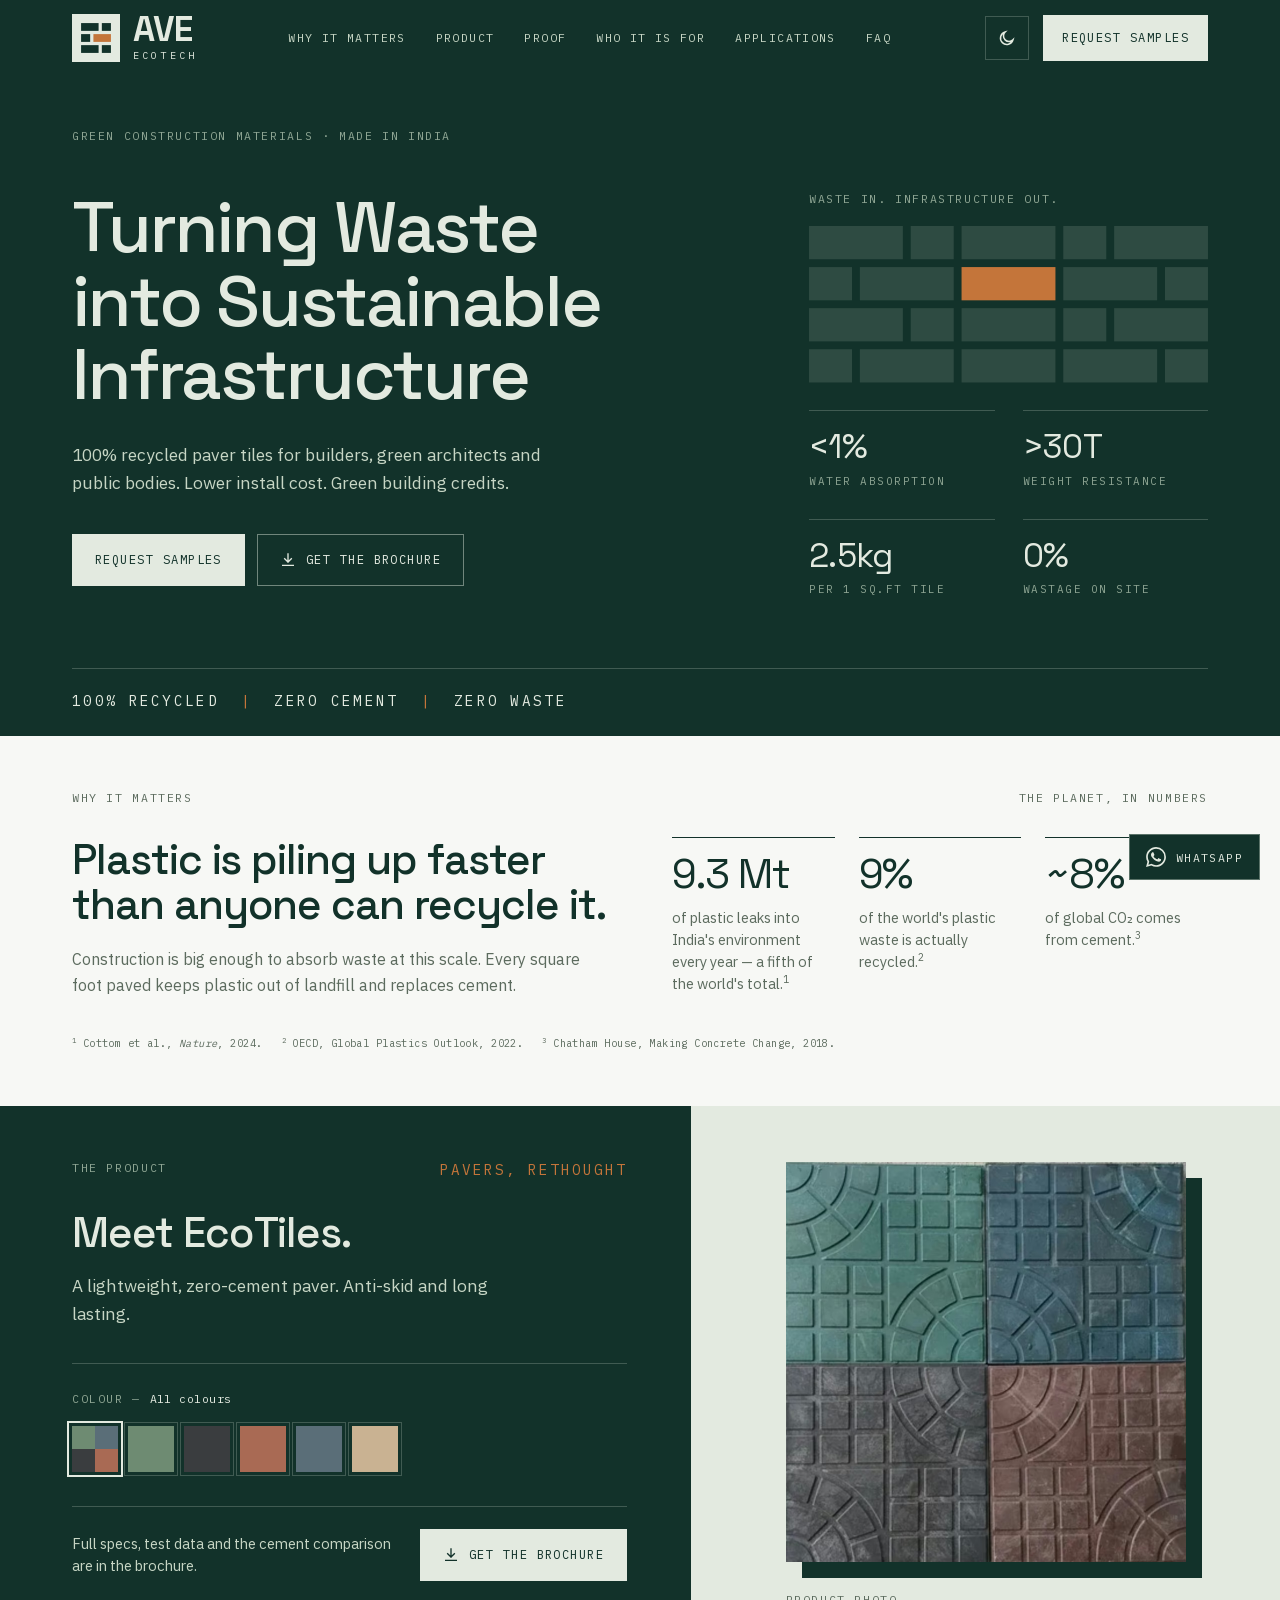
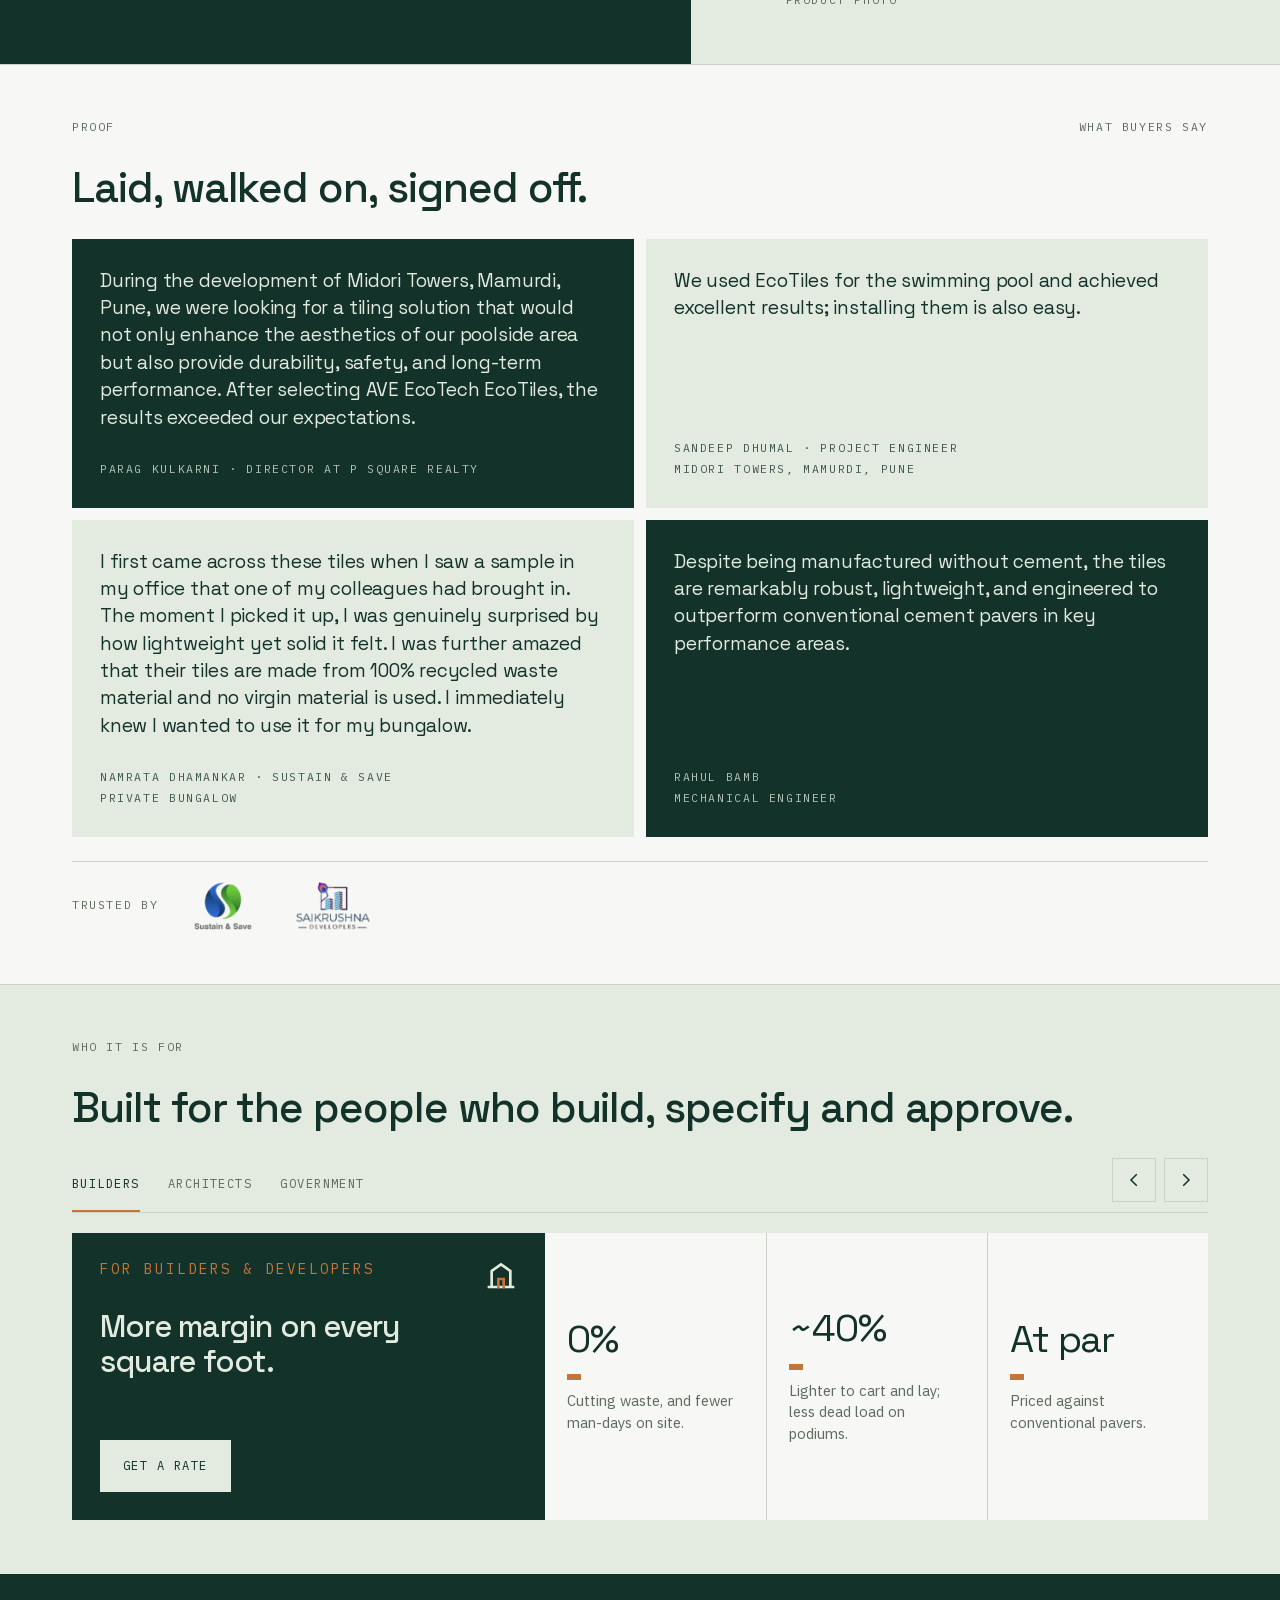
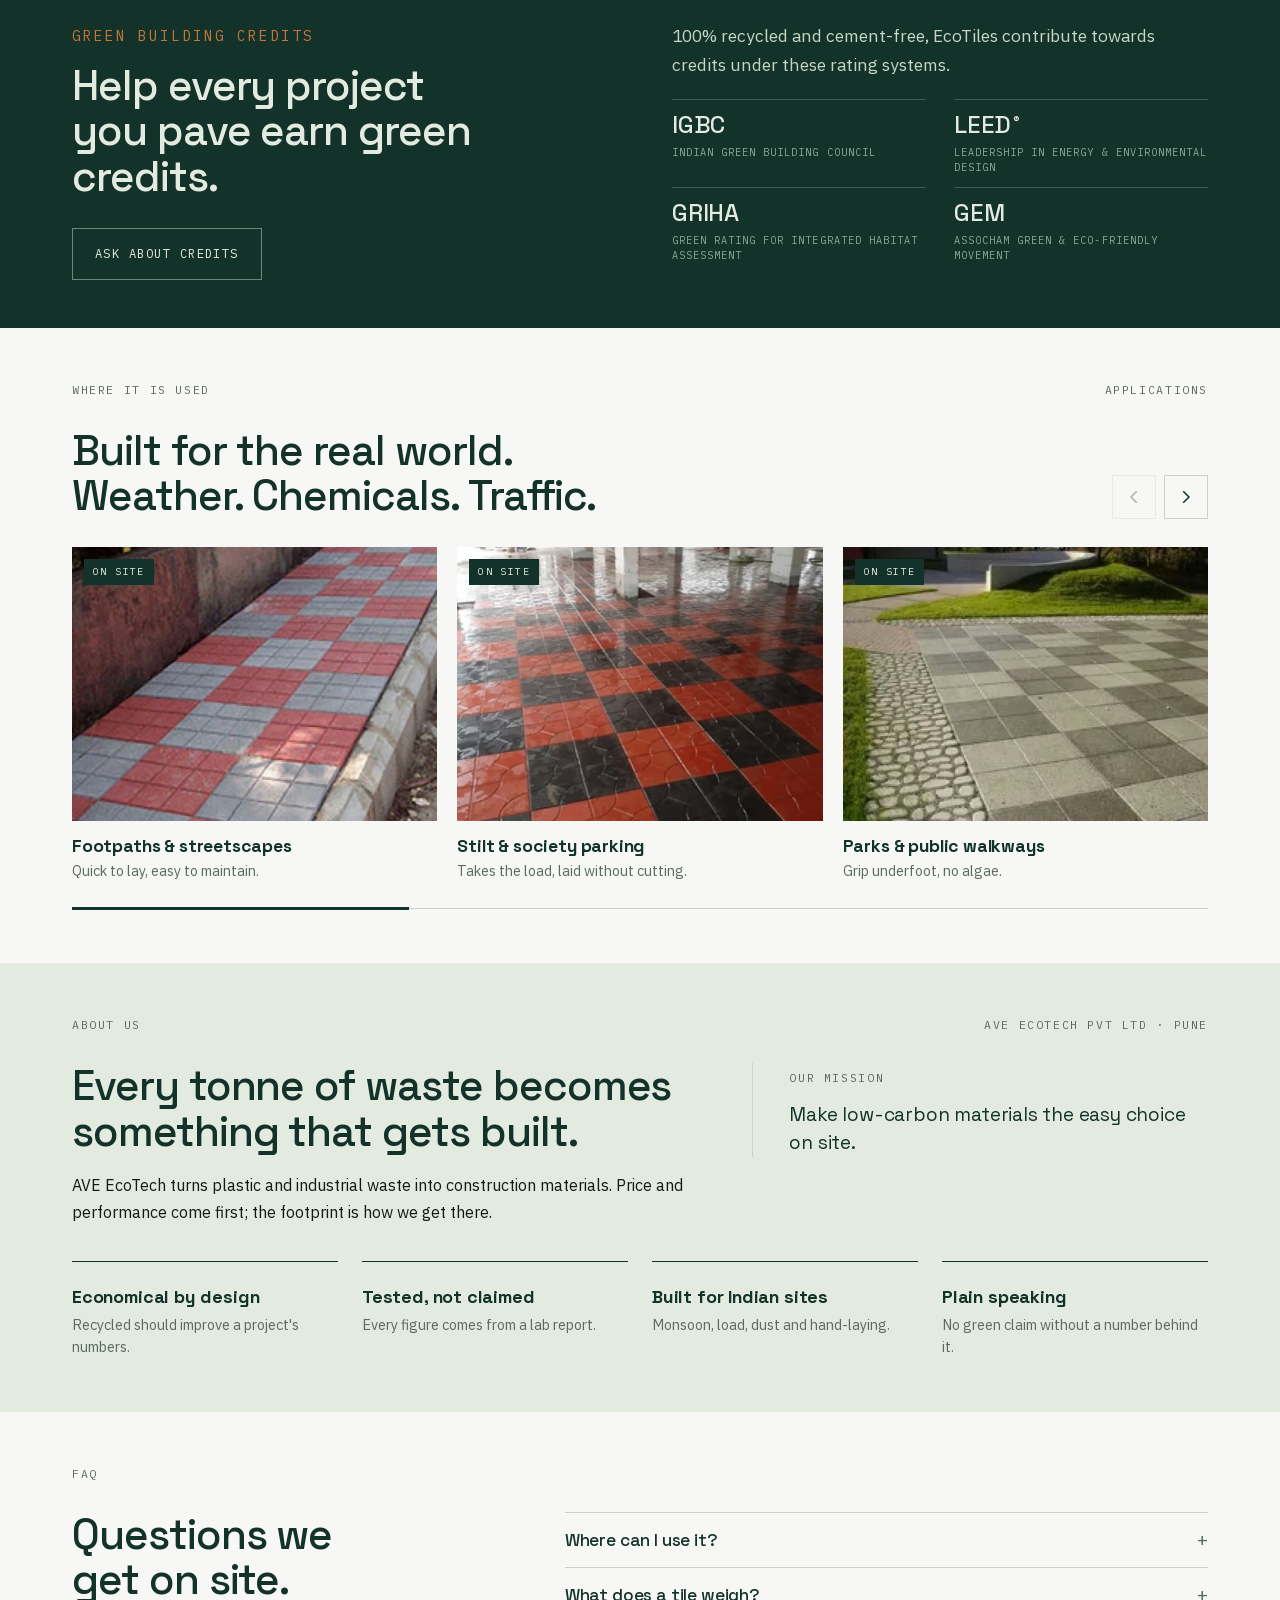
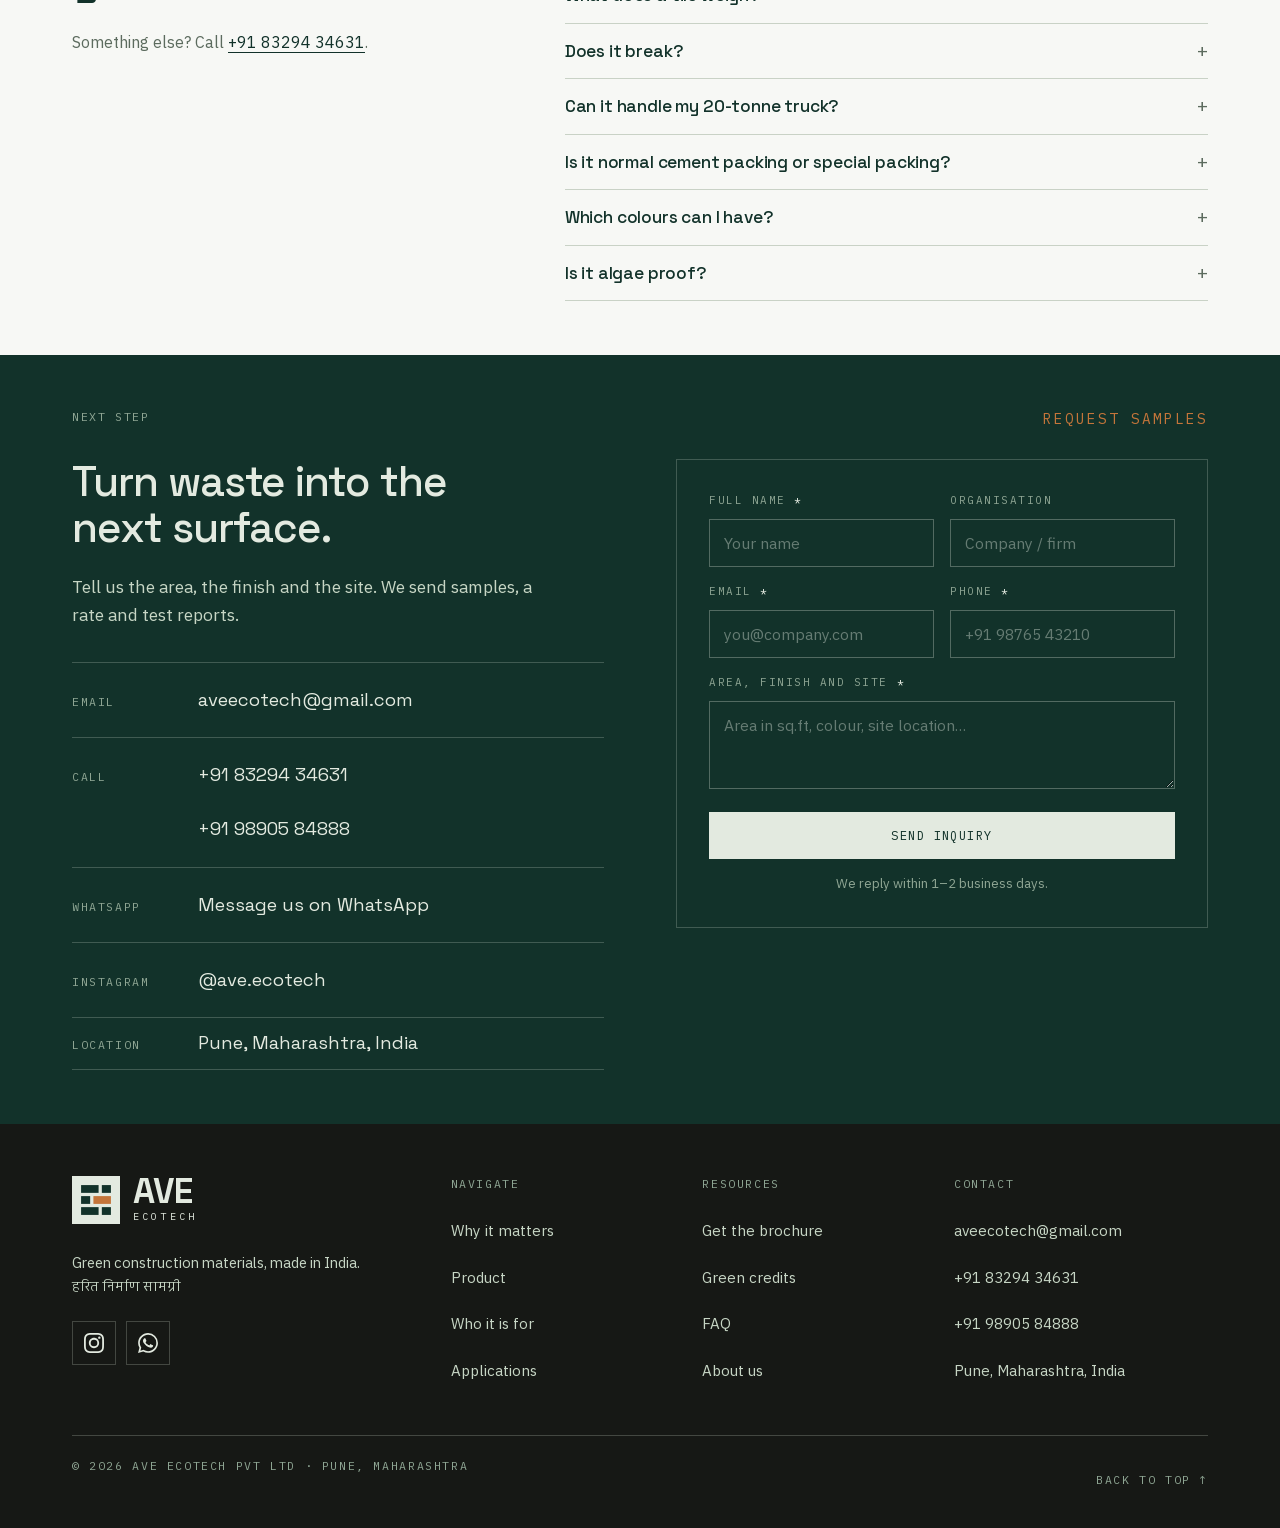
<file: index.html>
<!DOCTYPE html>
<html lang="en">
<head>
<meta charset="UTF-8" />
<meta name="viewport" content="width=device-width, initial-scale=1.0" />
<script>(function(){try{var t=localStorage.getItem('theme');if(!t){t=window.matchMedia&&window.matchMedia('(prefers-color-scheme: dark)').matches?'dark':'light';}document.documentElement.setAttribute('data-theme',t);}catch(e){}})();</script>
<script>(function(){var d=document.documentElement;try{if(sessionStorage.getItem('introSeen')||matchMedia('(prefers-reduced-motion: reduce)').matches){d.classList.add('no-intro');}else{sessionStorage.setItem('introSeen','1');}}catch(e){d.classList.add('no-intro');}})();</script>
<title>AVE EcoTech — Turning Waste into Sustainable Infrastructure</title>
<meta name="description" content="AVE EcoTech makes EcoTiles — 100% recycled, zero-cement paver tiles for builders, green architects and public bodies. Lower install cost, zero cutting waste, and a contribution towards IGBC, LEED and GRIHA credits. Pune, India." />
<meta name="author" content="AVE EcoTech Pvt Ltd" />
<meta name="robots" content="index, follow, max-image-preview:large" />
<meta name="theme-color" content="#12322A" />
<link rel="canonical" href="https://antirex.github.io/AVE-Ecotech-QR-Card/" />

<!-- Open Graph -->
<meta property="og:title" content="AVE EcoTech — Turning Waste into Sustainable Infrastructure" />
<meta property="og:description" content="100% recycled · Zero cement · Zero waste. Paver tiles that cut install cost and help projects earn green building credits." />
<meta property="og:type" content="website" />
<meta property="og:url" content="https://antirex.github.io/AVE-Ecotech-QR-Card/" />
<meta property="og:site_name" content="AVE EcoTech" />
<meta property="og:image" content="https://antirex.github.io/AVE-Ecotech-QR-Card/images/og-image.jpg" />
<meta property="og:image:width" content="1200" />
<meta property="og:image:height" content="630" />
<meta property="og:image:alt" content="AVE EcoTech logo" />
<meta property="og:locale" content="en_IN" />

<!-- Twitter -->
<meta name="twitter:card" content="summary_large_image" />
<meta name="twitter:title" content="AVE EcoTech — Turning Waste into Sustainable Infrastructure" />
<meta name="twitter:description" content="100% recycled · Zero cement · Zero waste. Green construction materials, made in India." />
<meta name="twitter:image" content="https://antirex.github.io/AVE-Ecotech-QR-Card/images/og-image.jpg" />

<!-- Structured data -->
<script type="application/ld+json">
{
  "@context": "https://schema.org",
  "@type": "Organization",
  "name": "AVE EcoTech Pvt Ltd",
  "url": "https://antirex.github.io/AVE-Ecotech-QR-Card/",
  "logo": "https://antirex.github.io/AVE-Ecotech-QR-Card/favicon.png",
  "description": "AVE EcoTech turns plastic and industrial waste into high-performance construction materials.",
  "email": "aveecotech@gmail.com",
  "telephone": ["+91-83294-34631", "+91-98905-84888"],
  "address": { "@type": "PostalAddress", "addressLocality": "Pune", "addressRegion": "MH", "addressCountry": "IN" },
  "slogan": "Turning Waste into Sustainable Infrastructure",
  "sameAs": ["https://www.instagram.com/ave.ecotech/"],
  "areaServed": { "@type": "Country", "name": "India" },
  "contactPoint": { "@type": "ContactPoint", "contactType": "sales", "telephone": "+91-83294-34631", "email": "aveecotech@gmail.com", "availableLanguage": ["en", "hi", "mr"] },
  "knowsAbout": ["recycled paver tiles", "green building credits", "IGBC", "LEED", "GRIHA", "cement-free construction materials"],
  "makesOffer": {
    "@type": "Offer",
    "itemOffered": {
      "@type": "Product",
      "name": "EcoTiles",
      "category": "Recycled paver tiles",
      "description": "100% recycled, zero-cement paver tiles. 2.5 kg per 1 sq.ft tile, 25 mm thick, under 1% water absorption, designed to handle 30+ tonnes of weight.",
      "material": "100% recycled plastic and industrial waste",
      "brand": { "@type": "Brand", "name": "AVE EcoTech" }
    }
  }
}
</script>
<script type="application/ld+json">
{
  "@context": "https://schema.org",
  "@type": "FAQPage",
  "mainEntity": [
    {
      "@type": "Question",
      "name": "Where can I use it?",
      "acceptedAnswer": {
        "@type": "Answer",
        "text": "Footpaths, parking and driveways, terraces and podiums, gardens, pool decks, and industrial or lab floors."
      }
    },
    {
      "@type": "Question",
      "name": "What does a tile weigh?",
      "acceptedAnswer": {
        "@type": "Answer",
        "text": "2.5 kg per tile. Each tile covers 1 sq.ft and is 25 mm thick — about 40% lighter than a cement paver."
      }
    },
    {
      "@type": "Question",
      "name": "Does it break?",
      "acceptedAnswer": {
        "@type": "Answer",
        "text": "It is designed to handle 30+ tonnes and does not spall like cement. Ask for a sample and test it yourself."
      }
    },
    {
      "@type": "Question",
      "name": "Can it handle my 20-tonne truck?",
      "acceptedAnswer": {
        "@type": "Answer",
        "text": "Yes. EcoTiles are designed to handle 30+ tonnes, so a 20-tonne truck is well within range on a properly prepared base."
      }
    },
    {
      "@type": "Question",
      "name": "Is it normal cement packing or special packing?",
      "acceptedAnswer": {
        "@type": "Answer",
        "text": "EcoTiles are hand-laid by a regular paving crew, with minimal water curing and no cutting. Tell us your base and we will share the laying guide."
      }
    },
    {
      "@type": "Question",
      "name": "Which colours can I have?",
      "acceptedAnswer": {
        "@type": "Answer",
        "text": "Five standard colours: green, charcoal, terracotta, slate blue and sand. Custom colours are available on bulk orders."
      }
    },
    {
      "@type": "Question",
      "name": "Is it algae proof?",
      "acceptedAnswer": {
        "@type": "Answer",
        "text": "Yes. Tests show 0% algae formation, and the tile absorbs under 1% water. Reports on request."
      }
    }
  ]
}
</script>

<link rel="icon" type="image/svg+xml" href="images/monogram.svg" />
<link rel="icon" type="image/png" sizes="32x32" href="favicon-32.png" />
<link rel="icon" type="image/png" sizes="256x256" href="favicon.png" />
<link rel="apple-touch-icon" href="apple-touch-icon.png" />

<!-- the three fonts that paint the first screen, fetched alongside the stylesheet -->
<link rel="preload" href="fonts/space-grotesk-latin.woff2" as="font" type="font/woff2" crossorigin />
<link rel="preload" href="fonts/ibm-plex-sans-latin.woff2" as="font" type="font/woff2" crossorigin />
<link rel="preload" href="fonts/ibm-plex-mono-latin.woff2" as="font" type="font/woff2" crossorigin />

<link rel="stylesheet" href="styles.css" />
<noscript><style>.loader{display:none}.reveal{opacity:1!important;transform:none!important}</style></noscript>
</head>
<body>
<a id="top"></a>
<svg width="0" height="0" style="position:absolute" aria-hidden="true"><symbol id="mark" viewBox="0 0 74 74">
  <rect class="m-ground" width="74" height="74"/>
  <rect class="m-brick" x="14" y="14" width="27" height="12"/><rect class="m-brick" x="46" y="14" width="14" height="12"/>
  <rect class="m-brick" x="14" y="31" width="14" height="12"/><rect class="m-clay" x="33" y="31" width="27" height="12"/>
  <rect class="m-brick" x="14" y="48" width="27" height="12"/><rect class="m-brick" x="46" y="48" width="14" height="12"/>
</symbol></svg>

<!-- ===== INTRO LOADER — first visit only, pure CSS, gone by ~0.9s; never waits for downloads ===== -->
<div class="loader" id="loader" aria-hidden="true">
  <svg class="loader-mark" viewBox="0 0 74 74">
        <rect class="m-ground" width="74" height="74"/>
        <rect class="m-brick" x="14" y="14" width="27" height="12"/><rect class="m-brick" x="46" y="14" width="14" height="12"/>
        <rect class="m-brick" x="14" y="31" width="14" height="12"/><rect class="m-clay" x="33" y="31" width="27" height="12"/>
        <rect class="m-brick" x="14" y="48" width="27" height="12"/><rect class="m-brick" x="46" y="48" width="14" height="12"/>
  </svg>
</div>

<!-- ===== NAV ===== -->
<header id="header">
  <div class="wrap nav">
    <a href="#top" class="brand" aria-label="AVE EcoTech home">
      <svg class="brand-mark" viewBox="0 0 74 74" aria-hidden="true"><use href="#mark"/></svg>
      <span class="brand-word"><b>AVE</b><span>ECOTECH</span></span>
    </a>
    <nav class="nav-links" id="navLinks" aria-label="Primary">
      <a href="#why">Why it matters</a>
      <a href="#product">Product</a>
      <a href="#proof">Proof</a>
      <a href="#who">Who it is for</a>
      <a href="#applications">Applications</a>
      <a href="#faq">FAQ</a>
      <a href="#contact" class="btn btn-sage menu-only">Request samples</a>
    </nav>
    <div class="nav-right">
      <button class="theme-toggle" id="themeToggle" aria-label="Toggle dark mode" title="Toggle light/dark">
        <svg class="ico moon" viewBox="0 0 24 24"><path d="M20 14.5A8.5 8.5 0 1 1 9.5 4a7 7 0 0 0 10.5 10.5z"/></svg>
        <svg class="ico sun" viewBox="0 0 24 24"><circle cx="12" cy="12" r="4"/><path d="M12 2v3M12 19v3M2 12h3M19 12h3M5 5l2 2M17 17l2 2M5 19l2-2M17 7l2-2"/></svg>
      </button>
      <a href="#contact" class="btn btn-sage">Request samples</a>
      <button class="burger" id="burger" aria-label="Toggle menu" aria-expanded="false" aria-controls="navLinks"><span></span><span></span><span></span></button>
    </div>
  </div>
</header>

<main>
<!-- ===== HERO ===== -->
<section class="hero on-forest">
  <div class="wrap">
    <span class="label reveal">Green construction materials · Made in India</span>
    <div class="hero-grid grid-min">
      <div>
        <h1 class="reveal" style="transition-delay:.06s">Turning Waste into Sustainable Infrastructure</h1>
        <p class="lead reveal" style="transition-delay:.14s">100% recycled paver tiles for builders, green architects and public bodies. Lower install cost. Green building credits.</p>
        <div class="hero-actions reveal" style="transition-delay:.22s">
          <a href="#contact" class="btn btn-sage">Request samples</a>
          <a href="#contact" class="btn btn-ghost" data-brochure><svg class="ico" viewBox="0 0 24 24"><path d="M12 3v12M7 10l5 5 5-5M4 20h16"/></svg> Get the brochure</a>
        </div>
      </div>
      <div class="hero-side">
        <div class="bond-wrap reveal" style="transition-delay:.1s">
          <span class="label">Waste in. Infrastructure out.</span>
        <svg class="bond" viewBox="0 0 408 160" role="img" aria-label="Bricks being laid course by course, one of them in clay">
          <rect class="brick" style="--i:15" x="0" y="0" width="96" height="34"/>
          <rect class="brick" style="--i:16" x="104" y="0" width="44" height="34"/>
          <rect class="brick" style="--i:17" x="156" y="0" width="96" height="34"/>
          <rect class="brick" style="--i:18" x="260" y="0" width="44" height="34"/>
          <rect class="brick" style="--i:19" x="312" y="0" width="96" height="34"/>
          <rect class="brick" style="--i:10" x="0" y="42" width="44" height="34"/>
          <rect class="brick" style="--i:11" x="52" y="42" width="96" height="34"/>
          <rect class="brick is-clay" style="--i:12" x="156" y="42" width="96" height="34"/>
          <rect class="brick" style="--i:13" x="260" y="42" width="96" height="34"/>
          <rect class="brick" style="--i:14" x="364" y="42" width="44" height="34"/>
          <rect class="brick" style="--i:5" x="0" y="84" width="96" height="34"/>
          <rect class="brick" style="--i:6" x="104" y="84" width="44" height="34"/>
          <rect class="brick" style="--i:7" x="156" y="84" width="96" height="34"/>
          <rect class="brick" style="--i:8" x="260" y="84" width="44" height="34"/>
          <rect class="brick" style="--i:9" x="312" y="84" width="96" height="34"/>
          <rect class="brick" style="--i:0" x="0" y="126" width="44" height="34"/>
          <rect class="brick" style="--i:1" x="52" y="126" width="96" height="34"/>
          <rect class="brick" style="--i:2" x="156" y="126" width="96" height="34"/>
          <rect class="brick" style="--i:3" x="260" y="126" width="96" height="34"/>
          <rect class="brick" style="--i:4" x="364" y="126" width="44" height="34"/>
        </svg>
        </div>
        <div class="spec-block reveal" style="transition-delay:.18s" aria-label="EcoTiles key figures">
          <div class="spec"><b>&lt;1%</b><span>Water absorption</span></div>
          <div class="spec"><b>&gt;30T</b><span>Weight resistance</span></div>
          <div class="spec"><b>2.5kg</b><span>Per 1 sq.ft tile</span></div>
          <div class="spec"><b>0%</b><span>Wastage on site</span></div>
        </div>
      </div>
    </div>
    <div class="hero-claims reveal" style="transition-delay:.3s">
      <span>100% recycled</span><i>|</i><span>Zero cement</span><i>|</i><span>Zero waste</span>
    </div>
  </div>
</section>

<!-- ===== WHY IT MATTERS ===== -->
<section class="planet" id="why">
  <div class="wrap">
    <div class="sec-label reveal"><span class="label">Why it matters</span><span class="label">The planet, in numbers</span></div>
    <div class="planet-grid grid-min">
      <div class="reveal">
        <h2>Plastic is piling up faster than anyone can recycle it.</h2>
        <p class="soft">Construction is big enough to absorb waste at this scale. Every square foot paved keeps plastic out of landfill and replaces cement.</p>
      </div>
      <div class="planet-stats reveal">
        <div class="pstat"><b>9.3 Mt</b><p>of plastic leaks into India's environment every year — a fifth of the world's total.<sup>1</sup></p></div>
        <div class="pstat"><b>9%</b><p>of the world's plastic waste is actually recycled.<sup>2</sup></p></div>
        <div class="pstat"><b>~8%</b><p>of global CO₂ comes from cement.<sup>3</sup></p></div>
      </div>
    </div>
    <p class="sources reveal"><sup>1</sup> Cottom et al., <i>Nature</i>, 2024. &nbsp; <sup>2</sup> OECD, Global Plastics Outlook, 2022. &nbsp; <sup>3</sup> Chatham House, Making Concrete Change, 2018.</p>
  </div>
</section>

<!-- ===== THE PRODUCT ===== -->
<section class="product" id="product">
  <div class="product-info on-forest">
    <div class="sec-label reveal"><span class="label">The product</span><span class="label clay">Pavers, rethought</span></div>
    <h2 class="reveal">Meet EcoTiles.</h2>
    <p class="lead reveal">A lightweight, zero-cement paver. Anti-skid and long lasting.</p>
    <div class="picker reveal">
      <span class="label">Colour — <span class="nc" id="colourName">All colours</span></span>
      <div class="swatches" role="radiogroup" aria-label="Choose a tile colour">
        <button type="button" class="swatch is-all is-on" role="radio" aria-checked="true" data-name="All colours" data-img="images/ecotiles" data-note="Product photo" aria-label="All colours"></button>
        <button type="button" class="swatch" role="radio" aria-checked="false" style="--c:#6E8B72" data-name="Green" data-img="images/tile-green" data-note="Product photo" aria-label="Green"></button>
        <button type="button" class="swatch" role="radio" aria-checked="false" style="--c:#3A3D3F" data-name="Charcoal" data-img="images/tile-charcoal" data-note="Product photo" aria-label="Charcoal"></button>
        <button type="button" class="swatch" role="radio" aria-checked="false" style="--c:#A96A54" data-name="Terracotta" data-img="images/tile-terracotta" data-note="Product photo" aria-label="Terracotta"></button>
        <button type="button" class="swatch" role="radio" aria-checked="false" style="--c:#5A6E78" data-name="Slate blue" data-img="images/tile-slate-blue" data-note="Product photo" aria-label="Slate blue"></button>
        <button type="button" class="swatch" role="radio" aria-checked="false" style="--c:#C9B292" data-name="Sand" data-img="images/tile-sand" data-note="Colour preview" aria-label="Sand"></button>
      </div>
    </div>
    <div class="product-cta reveal">
      <p>Full specs, test data and the cement comparison are in the brochure.</p>
      <a href="#contact" class="btn btn-sage" data-brochure><svg class="ico" viewBox="0 0 24 24"><path d="M12 3v12M7 10l5 5 5-5M4 20h16"/></svg> Get the brochure</a>
    </div>
  </div>
  <div class="product-media">
    <figure class="reveal">
      <picture><source type="image/avif" srcset="images/ecotiles.avif" /><source type="image/webp" srcset="images/ecotiles.webp" /><img id="tileImg" loading="lazy" src="images/ecotiles.jpg" alt="EcoTiles — All colours" width="800" height="800" decoding="async" /></picture>
      <figcaption class="label" id="tileNote">Product photo</figcaption>
    </figure>
  </div>
</section>

<!-- ===== PROOF ===== -->
<section class="proof" id="proof">
  <div class="wrap">
    <div class="sec-label reveal"><span class="label">Proof</span><span class="label">What buyers say</span></div>
    <h2 class="reveal">Laid, walked on, signed off.</h2>
    <div class="quotes grid-min reveal">
      <figure class="quote is-forest">
        <blockquote>During the development of Midori Towers, Mamurdi, Pune, we were looking for a tiling solution that would not only enhance the aesthetics of our poolside area but also provide durability, safety, and long-term performance. After selecting AVE EcoTech EcoTiles, the results exceeded our expectations.</blockquote>
        <figcaption><span>Parag Kulkarni · Director at P Square Realty</span></figcaption>
      </figure>
      <figure class="quote">
        <blockquote>We used EcoTiles for the swimming pool and achieved excellent results; installing them is also easy.</blockquote>
        <figcaption><span>Sandeep Dhumal · Project engineer</span><span>Midori Towers, Mamurdi, Pune</span></figcaption>
      </figure>
      <figure class="quote">
        <blockquote>I first came across these tiles when I saw a sample in my office that one of my colleagues had brought in. The moment I picked it up, I was genuinely surprised by how lightweight yet solid it felt. I was further amazed that their tiles are made from 100% recycled waste material and no virgin material is used. I immediately knew I wanted to use it for my bungalow.</blockquote>
        <figcaption><span>Namrata Dhamankar · Sustain &amp; Save</span><span>Private bungalow</span></figcaption>
      </figure>
      <figure class="quote is-forest">
        <blockquote>Despite being manufactured without cement, the tiles are remarkably robust, lightweight, and engineered to outperform conventional cement pavers in key performance areas.</blockquote>
        <figcaption><span>Rahul Bamb</span><span>Mechanical Engineer</span></figcaption>
      </figure>
    </div>
    <div class="proof-row grid-min reveal">
      <div class="proof-item">
        <span class="label">Trusted by</span>
        <div class="trusted-logos">
          <a class="partner" href="https://www.sustainandsave.com/" target="_blank" rel="noopener" aria-label="Sustain &amp; Save (opens in a new tab)"><picture><source type="image/avif" srcset="images/partners/sustain-and-save.avif" /><source type="image/webp" srcset="images/partners/sustain-and-save.webp" /><img width="134" height="112" src="images/partners/sustain-and-save.png" alt="Sustain &amp; Save" loading="lazy" decoding="async" /></picture></a>
          <span class="partner"><picture><source type="image/avif" srcset="images/partners/saikrushna-developers.avif" /><source type="image/webp" srcset="images/partners/saikrushna-developers.webp" /><img width="173" height="112" src="images/partners/saikrushna-developers.png" alt="Saikrushna Developers" loading="lazy" decoding="async" /></picture></span>
        </div>
      </div>
    </div>

  </div>
</section>

<!-- ===== WHO IT IS FOR ===== -->
<section class="who" id="who">
  <div class="wrap">
    <div class="sec-label reveal"><span class="label">Who it is for</span></div>
    <h2 class="reveal">Built for the people who build, specify and approve.</h2>
    <div class="who-car reveal" data-carousel data-autoplay="7000">
      <div class="car-bar">
        <div class="who-tabs" role="tablist" aria-label="Choose your role">
          <button type="button" role="tab" class="who-tab is-on" id="who-tab-0" aria-controls="who-slide-0" aria-selected="true" data-go="0"><span>Builders</span><i aria-hidden="true"></i></button>
          <button type="button" role="tab" class="who-tab" id="who-tab-1" aria-controls="who-slide-1" aria-selected="false" data-go="1"><span>Architects</span><i aria-hidden="true"></i></button>
          <button type="button" role="tab" class="who-tab" id="who-tab-2" aria-controls="who-slide-2" aria-selected="false" data-go="2"><span>Government</span><i aria-hidden="true"></i></button>
        </div>
        <div class="car-arrows">
          <button type="button" class="car-btn" data-prev aria-label="Previous"><svg class="ico" viewBox="0 0 24 24"><path d="M15 5l-7 7 7 7"/></svg></button>
          <button type="button" class="car-btn" data-next aria-label="Next"><svg class="ico" viewBox="0 0 24 24"><path d="M9 5l7 7-7 7"/></svg></button>
        </div>
      </div>
      <div class="car-track who-track">
        <article class="who-slide" id="who-slide-0" role="tabpanel" aria-labelledby="who-tab-0">
          <div class="who-lead on-forest">
            <div class="who-top"><span class="label clay">For builders &amp; developers</span><svg class="ico" viewBox="0 0 24 24" aria-hidden="true"><path d="M3 21h18M5 21V9l7-5 7 5v12"/><path class="a" d="M10 21v-6h4v6"/></svg></div>
            <h3>More margin on every square foot.</h3>
            <a class="btn btn-sage" href="#contact">Get a rate</a>
          </div>
          <ul class="who-facts">
              <li><b>0%</b><span>Cutting waste, and fewer man-days on site.</span></li>
              <li><b>~40%</b><span>Lighter to cart and lay; less dead load on podiums.</span></li>
              <li><b>At par</b><span>Priced against conventional pavers.</span></li>
          </ul>
        </article>
        <article class="who-slide" id="who-slide-1" role="tabpanel" aria-labelledby="who-tab-1">
          <div class="who-lead on-forest">
            <div class="who-top"><span class="label clay">For green architects</span><svg class="ico" viewBox="0 0 24 24" aria-hidden="true"><path d="M4 20L20 4M4 20v-6M4 20h6"/><path class="a" d="M14 4h6v6"/></svg></div>
            <h3>Specify recycled without giving up the finish.</h3>
            <a class="btn btn-sage" href="#contact" data-brochure>Get the spec sheet</a>
          </div>
          <ul class="who-facts">
              <li><b>100%</b><span>Recycled, zero cement.</span></li>
              <li><b>4</b><span>Rating systems — contributes to IGBC, LEED, GRIHA and GEM credits.</span></li>
              <li><b>5</b><span>Colours. Anti-skid, colour-fast in UV.</span></li>
          </ul>
        </article>
        <article class="who-slide" id="who-slide-2" role="tabpanel" aria-labelledby="who-tab-2">
          <div class="who-lead on-forest">
            <div class="who-top"><span class="label clay">For government &amp; public bodies</span><svg class="ico" viewBox="0 0 24 24" aria-hidden="true"><path d="M3 21h18M4 10h16M12 3l9 7H3z"/><path class="a" d="M7 10v11M12 10v11M17 10v11"/></svg></div>
            <h3>Public infrastructure that meets the mandate.</h3>
            <a class="btn btn-sage" href="#contact">Get tender paperwork</a>
          </div>
          <ul class="who-facts">
              <li><b>Net Zero</b><span>Aligned with Smart City and Net Zero goals.</span></li>
              <li><b>Local</b><span>Turns local waste into footpaths and parking.</span></li>
              <li><b>&lt;1%</b><span>Water absorption — built for monsoon.</span></li>
          </ul>
        </article>
      </div>
    </div>
  </div>
</section>

<!-- ===== GREEN CREDITS ===== -->
<section class="credits on-forest" id="credits">
  <div class="wrap credits-grid grid-min">
    <div class="reveal">
      <span class="label clay">Green building credits</span>
      <h2>Help every project you pave earn green credits.</h2>
      <a href="#contact" class="btn btn-ghost">Ask about credits</a>
    </div>
    <div class="reveal">
      <p class="lead">100% recycled and cement-free, EcoTiles contribute towards credits under these rating systems.</p>
      <div class="badges" aria-label="Rating systems">
        <div class="badge"><b>IGBC</b><span>Indian Green Building Council</span></div>
        <div class="badge"><b>LEED<sup>®</sup></b><span>Leadership in Energy &amp; Environmental Design</span></div>
        <div class="badge"><b>GRIHA</b><span>Green Rating for Integrated Habitat Assessment</span></div>
        <div class="badge"><b>GEM</b><span>ASSOCHAM Green &amp; Eco-friendly Movement</span></div>
      </div>
    </div>
  </div>
</section>

<!-- ===== APPLICATIONS ===== -->
<section class="apps" id="applications">
  <div class="wrap">
    <div class="sec-label reveal"><span class="label">Where it is used</span><span class="label">Applications</span></div>
    <div class="apps-head reveal" data-carousel-controls="apps">
      <h2>Built for the real world. Weather. Chemicals. Traffic.</h2>
      <div class="car-arrows">
        <button type="button" class="car-btn" data-prev aria-label="Previous"><svg class="ico" viewBox="0 0 24 24"><path d="M15 5l-7 7 7 7"/></svg></button>
        <button type="button" class="car-btn" data-next aria-label="Next"><svg class="ico" viewBox="0 0 24 24"><path d="M9 5l7 7-7 7"/></svg></button>
      </div>
    </div>
    <div class="apps-car reveal" data-carousel id="apps">
      <div class="car-track apps-track">
        <article class="app-slide">
          <div class="app-img"><picture><source type="image/avif" srcset="images/install-footpath.avif" /><source type="image/webp" srcset="images/install-footpath.webp" /><img src="images/install-footpath.jpg" alt="Society footpath paved with EcoTiles in red and grey" width="697" height="523" loading="lazy" decoding="async" /></picture><span class="app-tag">On site</span></div>
          <h3>Footpaths &amp; streetscapes</h3><p>Quick to lay, easy to maintain.</p>
        </article>
        <article class="app-slide">
          <div class="app-img"><picture><source type="image/avif" srcset="images/install-parking.avif" /><source type="image/webp" srcset="images/install-parking.webp" /><img src="images/install-parking.jpg" alt="Stilt parking floor paved with EcoTiles in red and black" width="525" height="394" loading="lazy" decoding="async" /></picture><span class="app-tag">On site</span></div>
          <h3>Stilt &amp; society parking</h3><p>Takes the load, laid without cutting.</p>
        </article>
        <article class="app-slide">
          <div class="app-img"><picture><source type="image/avif" srcset="images/install-park.avif" /><source type="image/webp" srcset="images/install-park.webp" /><img src="images/install-park.jpg" alt="Park walkway paved with EcoTiles in grey" width="697" height="523" loading="lazy" decoding="async" /></picture><span class="app-tag">On site</span></div>
          <h3>Parks &amp; public walkways</h3><p>Grip underfoot, no algae.</p>
        </article>
        <article class="app-slide">
          <div class="app-img"><picture><source type="image/avif" srcset="images/install-verandah.avif" /><source type="image/webp" srcset="images/install-verandah.webp" /><img src="images/install-verandah.jpg" alt="Home verandah paved with patterned EcoTiles" width="395" height="296" loading="lazy" decoding="async" /></picture><span class="app-tag">On site</span></div>
          <h3>Home verandahs</h3><p>Five colours to mix and match.</p>
        </article>
        <article class="app-slide">
          <div class="app-img"><picture><source type="image/avif" srcset="images/app-parking.avif" /><source type="image/webp" srcset="images/app-parking.webp" /><img src="images/app-parking.jpg" alt="Paved driveway with a parked car" width="168" height="126" loading="lazy" decoding="async" /></picture></div>
          <h3>Parking &amp; driveways</h3><p>Oil and acid resistant.</p>
        </article>
        <article class="app-slide">
          <div class="app-img"><picture><source type="image/avif" srcset="images/app-labs.avif" /><source type="image/webp" srcset="images/app-labs.webp" /><img src="images/app-labs.jpg" alt="Chemical spill being wiped from a laboratory floor" width="449" height="337" loading="lazy" decoding="async" /></picture></div>
          <h3>Industrial &amp; chemical labs</h3><p>Where spills attack cement.</p>
        </article>
        <article class="app-slide">
          <div class="app-img"><picture><source type="image/avif" srcset="images/app-terraces.avif" /><source type="image/webp" srcset="images/app-terraces.webp" /><img src="images/app-terraces.jpg" alt="Paved podium terrace outside a building" width="168" height="126" loading="lazy" decoding="async" /></picture></div>
          <h3>Terraces &amp; podiums</h3><p>A real saving on dead load.</p>
        </article>
        <article class="app-slide">
          <div class="app-img"><picture><source type="image/avif" srcset="images/app-gardens.avif" /><source type="image/webp" srcset="images/app-gardens.webp" /><img src="images/app-gardens.jpg" alt="Stepping-stone path through a planted garden" width="173" height="130" loading="lazy" decoding="async" /></picture></div>
          <h3>Gardens &amp; resorts</h3><p>UV resistant paths and steps.</p>
        </article>
        <article class="app-slide">
          <div class="app-img"><picture><source type="image/avif" srcset="images/app-pool.avif" /><source type="image/webp" srcset="images/app-pool.webp" /><img src="images/app-pool.jpg" alt="Paved deck around a swimming pool" width="168" height="126" loading="lazy" decoding="async" /></picture></div>
          <h3>Pool decks</h3><p>Grip when wet, no spalling.</p>
        </article>
        <article class="app-slide">
          <div class="app-img"><picture><source type="image/avif" srcset="images/app-footpath.avif" /><source type="image/webp" srcset="images/app-footpath.webp" /><img src="images/app-footpath.jpg" alt="Paved footpath beside a hedge" width="368" height="276" loading="lazy" decoding="async" /></picture></div>
          <h3>Streetscapes</h3><p>Weather, traffic, monsoon.</p>
        </article>
      </div>
      <div class="car-progress" aria-hidden="true"><span></span></div>
    </div>
  </div>
</section>

<!-- ===== ABOUT ===== -->
<section class="about" id="about">
  <div class="wrap">
    <div class="sec-label reveal"><span class="label">About us</span><span class="label">AVE EcoTech Pvt Ltd · Pune</span></div>
    <div class="about-grid grid-min">
      <div class="reveal">
        <h2>Every tonne of waste becomes something that gets built.</h2>
        <p>AVE EcoTech turns plastic and industrial waste into construction materials. Price and performance come first; the footprint is how we get there.</p>
      </div>
      <div class="about-side reveal">
        <span class="label">Our mission</span>
        <p class="mission">Make low-carbon materials the easy choice on site.</p>
      </div>
    </div>
    <div class="commit-grid reveal">
      <article class="commit"><h3>Economical by design</h3><p>Recycled should improve a project's numbers.</p></article>
      <article class="commit"><h3>Tested, not claimed</h3><p>Every figure comes from a lab report.</p></article>
      <article class="commit"><h3>Built for Indian sites</h3><p>Monsoon, load, dust and hand-laying.</p></article>
      <article class="commit"><h3>Plain speaking</h3><p>No green claim without a number behind it.</p></article>
    </div>
  </div>
</section>

<!-- ===== FAQ ===== -->
<section class="faq" id="faq">
  <div class="wrap">
    <div class="sec-label reveal"><span class="label">FAQ</span></div>
    <div class="faq-grid grid-min">
      <div class="reveal">
        <h2>Questions we get on site.</h2>
        <p class="soft">Something else? Call <a href="tel:+918329434631">+91 83294 34631</a>.</p>
      </div>
      <div class="faq-list reveal">
        <details><summary>Where can I use it?</summary><p>Footpaths, parking and driveways, terraces and podiums, gardens, pool decks, and industrial or lab floors.</p></details>
        <details><summary>What does a tile weigh?</summary><p>2.5 kg per tile. Each tile covers 1 sq.ft and is 25 mm thick — about 40% lighter than a cement paver.</p></details>
        <details><summary>Does it break?</summary><p>It is designed to handle 30+ tonnes and does not spall like cement. Ask for a sample and test it yourself.</p></details>
        <details><summary>Can it handle my 20-tonne truck?</summary><p>Yes. EcoTiles are designed to handle 30+ tonnes, so a 20-tonne truck is well within range on a properly prepared base.</p></details>
        <details><summary>Is it normal cement packing or special packing?</summary><p>EcoTiles are hand-laid by a regular paving crew, with minimal water curing and no cutting. Tell us your base and we will share the laying guide.</p></details>
        <details><summary>Which colours can I have?</summary><p>Five standard colours: green, charcoal, terracotta, slate blue and sand. Custom colours are available on bulk orders.</p></details>
        <details><summary>Is it algae proof?</summary><p>Yes. Tests show 0% algae formation, and the tile absorbs under 1% water. Reports on request.</p></details>
      </div>
    </div>
  </div>
</section>

<!-- ===== CONTACT ===== -->
<section class="contact on-forest" id="contact">
  <div class="wrap">
    <div class="sec-label reveal"><span class="label">Next step</span><span class="label clay">Request samples</span></div>
    <div class="contact-grid grid-min">
      <div class="reveal">
        <h2>Turn waste into the next surface.</h2>
        <p class="lead">Tell us the area, the finish and the site. We send samples, a rate and test reports.</p>
        <div class="contact-rows">
          <div class="contact-row"><span class="label">Email</span><a href="mailto:aveecotech@gmail.com">aveecotech@gmail.com</a></div>
          <div class="contact-row"><span class="label">Call</span><a href="tel:+918329434631">+91 83294 34631</a><a href="tel:+919890584888">+91 98905 84888</a></div>
          <div class="contact-row"><span class="label">WhatsApp</span><a href="https://wa.me/message/TZLOZXIM5JFEI1" target="_blank" rel="noopener">Message us on WhatsApp</a></div>
          <div class="contact-row"><span class="label">Instagram</span><a href="https://www.instagram.com/ave.ecotech/" target="_blank" rel="noopener">@ave.ecotech</a></div>
          <div class="contact-row"><span class="label">Location</span><span>Pune, Maharashtra, India</span></div>
        </div>
      </div>
      <form class="form reveal" id="inquiryForm" action="https://formsubmit.co/7cc27c41c3d959f18ef92b46b0f5458e" method="POST">
        <input type="hidden" name="_subject" value="New inquiry — AVE EcoTech website" />
        <input type="hidden" name="_template" value="table" />
        <input type="hidden" name="_captcha" value="false" />
        <input type="text" name="_honey" style="display:none" tabindex="-1" autocomplete="off" />
        <div class="field-pair">
          <div class="field"><label for="name">Full name <span class="req">*</span></label><input id="name" name="name" type="text" placeholder="Your name" required /></div>
          <div class="field"><label for="org">Organisation</label><input id="org" name="org" type="text" placeholder="Company / firm" /></div>
        </div>
        <div class="field-pair">
          <div class="field"><label for="email">Email <span class="req">*</span></label><input id="email" name="email" type="email" placeholder="you@company.com" required /></div>
          <div class="field"><label for="phone">Phone <span class="req">*</span></label><input id="phone" name="phone" type="tel" placeholder="+91 98765 43210" required /></div>
        </div>
        <div class="field"><label for="brief">Area, finish and site <span class="req">*</span></label><textarea id="brief" name="brief" placeholder="Area in sq.ft, colour, site location…" required></textarea></div>
        <button type="submit" class="btn btn-sage" id="submitBtn">Send inquiry</button>
        <p class="form-note" id="formNote">We reply within 1–2 business days.</p>
        <div class="form-success" id="formSuccess" hidden>
          <svg class="ico" viewBox="0 0 24 24"><path d="M4 12l5 5L20 6"/></svg>
          <p><b>Thank you.</b><br>Your inquiry has been sent. We will be in touch shortly.</p>
        </div>
      </form>
    </div>
  </div>
</section>

</main>

<!-- ===== FOOTER ===== -->
<footer class="on-forest">
  <div class="wrap">
    <div class="foot-grid grid-min">
      <div class="foot-col">
        <a href="#top" class="brand" aria-label="AVE EcoTech home">
      <svg class="brand-mark" viewBox="0 0 74 74" aria-hidden="true"><use href="#mark"/></svg>
      <span class="brand-word"><b>AVE</b><span>ECOTECH</span></span>
    </a>
        <p>Green construction materials, made in India.</p>
        <p class="hi" lang="hi">हरित निर्माण सामग्री</p>
        <div class="socials">
          <a href="https://www.instagram.com/ave.ecotech/" target="_blank" rel="noopener" aria-label="AVE EcoTech on Instagram"><svg class="sico" viewBox="0 0 24 24" aria-hidden="true"><path d="M7.0301.084c-1.2768.0602-2.1487.264-2.911.5634-.7888.3075-1.4575.72-2.1228 1.3877-.6652.6677-1.075 1.3368-1.3802 2.127-.2954.7638-.4956 1.6365-.552 2.914-.0564 1.2775-.0689 1.6882-.0626 4.947.0062 3.2586.0206 3.6671.0825 4.9473.061 1.2765.264 2.1482.5635 2.9107.308.7889.72 1.4573 1.388 2.1228.6679.6655 1.3365 1.0743 2.1285 1.38.7632.295 1.6361.4961 2.9134.552 1.2773.056 1.6884.069 4.9462.0627 3.2578-.0062 3.668-.0207 4.9478-.0814 1.28-.0607 2.147-.2652 2.9098-.5633.7889-.3086 1.4578-.72 2.1228-1.3881.665-.6682 1.0745-1.3378 1.3795-2.1284.2957-.7632.4966-1.636.552-2.9124.056-1.2809.0692-1.6898.063-4.948-.0063-3.2583-.021-3.6668-.0817-4.9465-.0607-1.2797-.264-2.1487-.5633-2.9117-.3084-.7889-.72-1.4568-1.3876-2.1228C21.2982 1.33 20.628.9208 19.8378.6165 19.074.321 18.2017.1197 16.9244.0645 15.6471.0093 15.236-.005 11.977.0014 8.718.0076 8.31.0215 7.0301.0839m.1402 21.6932c-1.17-.0509-1.8053-.2453-2.2287-.408-.5606-.216-.96-.4771-1.3819-.895-.422-.4178-.6811-.8186-.9-1.378-.1644-.4234-.3624-1.058-.4171-2.228-.0595-1.2645-.072-1.6442-.079-4.848-.007-3.2037.0053-3.583.0607-4.848.05-1.169.2456-1.805.408-2.2282.216-.5613.4762-.96.895-1.3816.4188-.4217.8184-.6814 1.3783-.9003.423-.1651 1.0575-.3614 2.227-.4171 1.2655-.06 1.6447-.072 4.848-.079 3.2033-.007 3.5835.005 4.8495.0608 1.169.0508 1.8053.2445 2.228.408.5608.216.96.4754 1.3816.895.4217.4194.6816.8176.9005 1.3787.1653.4217.3617 1.056.4169 2.2263.0602 1.2655.0739 1.645.0796 4.848.0058 3.203-.0055 3.5834-.061 4.848-.051 1.17-.245 1.8055-.408 2.2294-.216.5604-.4763.96-.8954 1.3814-.419.4215-.8181.6811-1.3783.9-.4224.1649-1.0577.3617-2.2262.4174-1.2656.0595-1.6448.072-4.8493.079-3.2045.007-3.5825-.006-4.848-.0608M16.953 5.5864A1.44 1.44 0 1 0 18.39 4.144a1.44 1.44 0 0 0-1.437 1.4424M5.8385 12.012c.0067 3.4032 2.7706 6.1557 6.173 6.1493 3.4026-.0065 6.157-2.7701 6.1506-6.1733-.0065-3.4032-2.771-6.1565-6.174-6.1498-3.403.0067-6.156 2.771-6.1496 6.1738M8 12.0077a4 4 0 1 1 4.008 3.9921A3.9996 3.9996 0 0 1 8 12.0077"/></svg></a>
          <a href="https://wa.me/message/TZLOZXIM5JFEI1" target="_blank" rel="noopener" aria-label="Message AVE EcoTech on WhatsApp"><svg class="sico" viewBox="0 0 24 24" aria-hidden="true"><path d="M17.472 14.382c-.297-.149-1.758-.867-2.03-.967-.273-.099-.471-.148-.67.15-.197.297-.767.966-.94 1.164-.173.199-.347.223-.644.075-.297-.15-1.255-.463-2.39-1.475-.883-.788-1.48-1.761-1.653-2.059-.173-.297-.018-.458.13-.606.134-.133.298-.347.446-.52.149-.174.198-.298.298-.497.099-.198.05-.371-.025-.52-.075-.149-.669-1.612-.916-2.207-.242-.579-.487-.5-.669-.51-.173-.008-.371-.01-.57-.01-.198 0-.52.074-.792.372-.272.297-1.04 1.016-1.04 2.479 0 1.462 1.065 2.875 1.213 3.074.149.198 2.096 3.2 5.077 4.487.709.306 1.262.489 1.694.625.712.227 1.36.195 1.871.118.571-.085 1.758-.719 2.006-1.413.248-.694.248-1.289.173-1.413-.074-.124-.272-.198-.57-.347m-5.421 7.403h-.004a9.87 9.87 0 01-5.031-1.378l-.361-.214-3.741.982.998-3.648-.235-.374a9.86 9.86 0 01-1.51-5.26c.001-5.45 4.436-9.884 9.888-9.884 2.64 0 5.122 1.03 6.988 2.898a9.825 9.825 0 012.893 6.994c-.003 5.45-4.437 9.884-9.885 9.884m8.413-18.297A11.815 11.815 0 0012.05 0C5.495 0 .16 5.335.157 11.892c0 2.096.547 4.142 1.588 5.945L.057 24l6.305-1.654a11.882 11.882 0 005.683 1.448h.005c6.554 0 11.89-5.335 11.893-11.893a11.821 11.821 0 00-3.48-8.413Z"/></svg></a>
        </div>
      </div>
      <div class="foot-col foot-nav">
        <h5 class="label">Navigate</h5>
        <a href="#why">Why it matters</a>
        <a href="#product">Product</a>
        <a href="#who">Who it is for</a>
        <a href="#applications">Applications</a>
      </div>
      <div class="foot-col">
        <h5 class="label">Resources</h5>
        <a href="#contact" data-brochure>Get the brochure</a>
        <a href="#credits">Green credits</a>
        <a href="#faq">FAQ</a>
        <a href="#about">About us</a>
      </div>
      <div class="foot-col">
        <h5 class="label">Contact</h5>
        <a href="mailto:aveecotech@gmail.com">aveecotech@gmail.com</a>
        <a href="tel:+918329434631">+91 83294 34631</a>
        <a href="tel:+919890584888">+91 98905 84888</a>
        <span class="static">Pune, Maharashtra, India</span>
      </div>
    </div>
    <div class="foot-bottom">
      <span class="label">© <span id="year"></span> AVE EcoTech Pvt Ltd · Pune, Maharashtra</span>
      <a href="#top" class="label">Back to top ↑</a>
    </div>
  </div>
</footer>

<a class="wa-float" href="https://wa.me/message/TZLOZXIM5JFEI1" target="_blank" rel="noopener" aria-label="Message us on WhatsApp"><svg class="sico" viewBox="0 0 24 24" aria-hidden="true"><path d="M17.472 14.382c-.297-.149-1.758-.867-2.03-.967-.273-.099-.471-.148-.67.15-.197.297-.767.966-.94 1.164-.173.199-.347.223-.644.075-.297-.15-1.255-.463-2.39-1.475-.883-.788-1.48-1.761-1.653-2.059-.173-.297-.018-.458.13-.606.134-.133.298-.347.446-.52.149-.174.198-.298.298-.497.099-.198.05-.371-.025-.52-.075-.149-.669-1.612-.916-2.207-.242-.579-.487-.5-.669-.51-.173-.008-.371-.01-.57-.01-.198 0-.52.074-.792.372-.272.297-1.04 1.016-1.04 2.479 0 1.462 1.065 2.875 1.213 3.074.149.198 2.096 3.2 5.077 4.487.709.306 1.262.489 1.694.625.712.227 1.36.195 1.871.118.571-.085 1.758-.719 2.006-1.413.248-.694.248-1.289.173-1.413-.074-.124-.272-.198-.57-.347m-5.421 7.403h-.004a9.87 9.87 0 01-5.031-1.378l-.361-.214-3.741.982.998-3.648-.235-.374a9.86 9.86 0 01-1.51-5.26c.001-5.45 4.436-9.884 9.888-9.884 2.64 0 5.122 1.03 6.988 2.898a9.825 9.825 0 012.893 6.994c-.003 5.45-4.437 9.884-9.885 9.884m8.413-18.297A11.815 11.815 0 0012.05 0C5.495 0 .16 5.335.157 11.892c0 2.096.547 4.142 1.588 5.945L.057 24l6.305-1.654a11.882 11.882 0 005.683 1.448h.005c6.554 0 11.89-5.335 11.893-11.893a11.821 11.821 0 00-3.48-8.413Z"/></svg><span>WhatsApp</span></a>

<!-- ===== BROCHURE REQUEST (lead capture) ===== -->
<dialog class="dialog" id="brochureDialog" aria-labelledby="brochureTitle">
  <form id="brochureForm" method="dialog" novalidate>
    <button type="button" class="dialog-close" id="brochureClose" aria-label="Close"><svg class="ico" viewBox="0 0 24 24"><path d="M5 5l14 14M19 5L5 19"/></svg></button>
    <span class="label">Product brochure · PDF</span>
    <h2 id="brochureTitle">Where should we send the details?</h2>
    <p class="soft">Specs, test data and the cement comparison. Tell us who you are and the download starts.</p>
    <input type="hidden" name="_subject" value="Brochure download — AVE EcoTech website" />
    <input type="hidden" name="_template" value="table" />
    <input type="hidden" name="_captcha" value="false" />
    <input type="text" name="_honey" style="display:none" tabindex="-1" autocomplete="off" />
    <div class="field"><label for="bName">Full name <span class="req">*</span></label><input id="bName" name="name" type="text" required /></div>
    <div class="field-pair">
      <div class="field"><label for="bPhone">Phone <span class="req">*</span></label><input id="bPhone" name="phone" type="tel" required /></div>
      <div class="field"><label for="bEmail">Email <span class="req">*</span></label><input id="bEmail" name="email" type="email" required /></div>
    </div>
    <div class="field-pair keep">
      <div class="field"><label for="bOrg">Organisation</label><input id="bOrg" name="org" type="text" /></div>
      <div class="field"><label for="bRole">I am a <span class="req">*</span></label>
        <select id="bRole" name="role" required>
          <option value="" selected disabled>Choose one</option>
          <option>Builder / developer</option>
          <option>Architect / green consultant</option>
          <option>Government / public body</option>
          <option>Contractor</option>
          <option>Other</option>
        </select>
      </div>
    </div>
    <button type="submit" class="btn btn-fill" id="brochureSubmit"><svg class="ico" viewBox="0 0 24 24"><path d="M12 3v12M7 10l5 5 5-5M4 20h16"/></svg> Download brochure</button>
    <p class="form-note" id="brochureNote">We use these details only to follow up on your project.</p>
  </form>
</dialog>

<script src="script.js" defer></script>
</body>
</html>
</file>
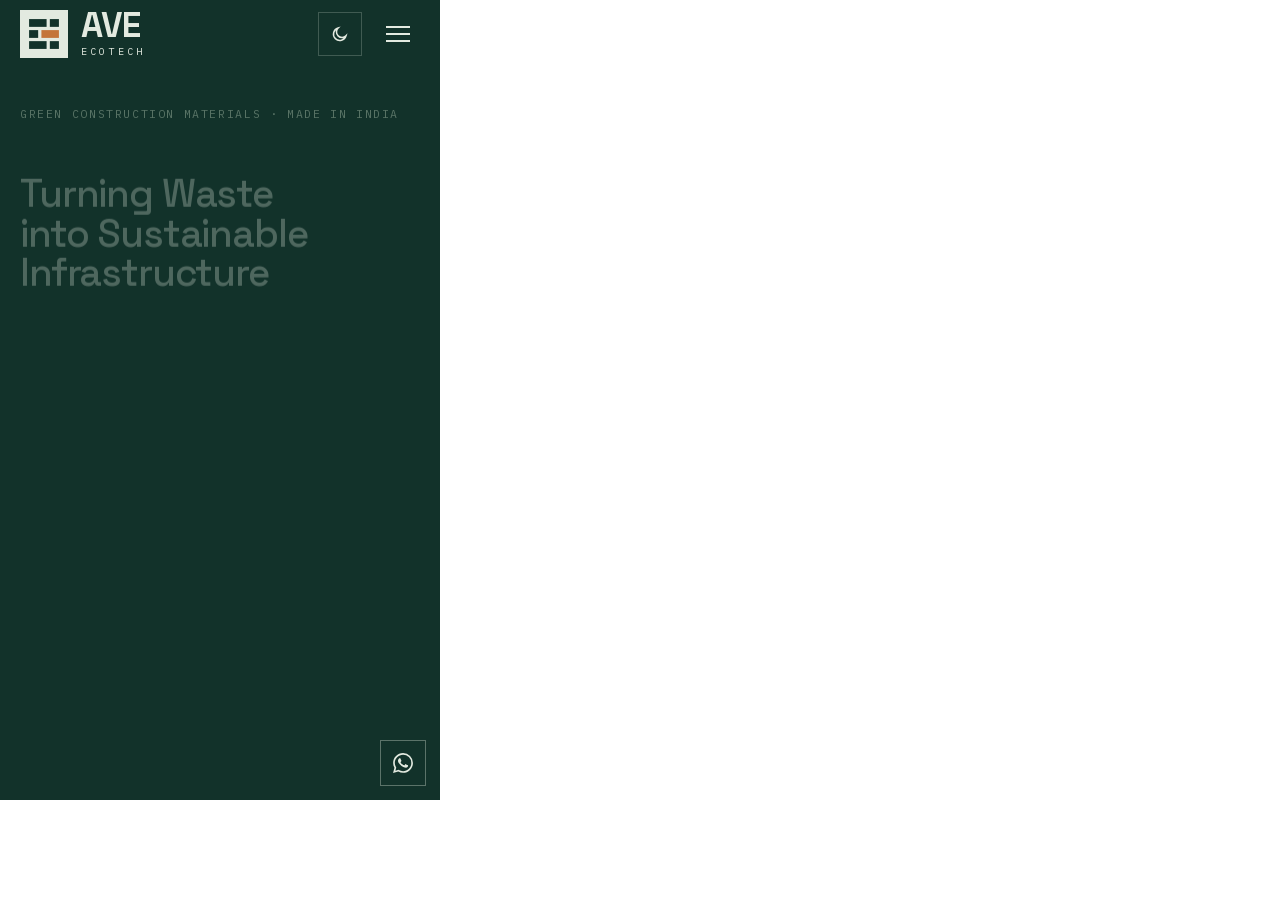
<file: check.html>
<!doctype html>
<!-- Regression check for the site. Open from a local server (see README). Prints RESULT … 0 problems when all is well. -->
<html><body style="margin:0;font:14px monospace"><div id="host"></div><pre id="out"></pre>
<script type="module">
const out = document.getElementById('out'), host = document.getElementById('host');
const wait = (ms) => new Promise((r) => setTimeout(r, ms));
const problems = [];

function frame(w, h) { const f = document.createElement('iframe'); f.style.cssText = `border:0;display:block;width:${w}px;height:${h}px`; host.appendChild(f); return f; }
async function load(f, theme) { f.src = 'index.html'; await new Promise((r) => (f.onload = r)); f.contentDocument.documentElement.setAttribute('data-theme', theme); await wait(80); }
// 1. no horizontal overflow and no clipped text, every 40px from 320 to 1920, light and dark
for (const theme of ['light', 'dark']) for (let w = 320; w <= 1920; w += 40) {
  const f = frame(w, 800); await load(f, theme); const d = f.contentDocument, de = d.documentElement;
  const clipped = [...d.querySelectorAll('h1,h2,h3,p,li,a,span,b,label,button,figcaption,blockquote,summary')]
    .filter((e) => !e.closest('.loader,dialog,.brand,.car-track,.who-tabs') && e.scrollWidth > e.clientWidth + 1 && getComputedStyle(e).display !== 'inline');
  if (de.scrollWidth !== de.clientWidth) problems.push(`${theme} ${w}px: page is ${de.scrollWidth - de.clientWidth}px too wide`);
  if (clipped.length) problems.push(`${theme} ${w}px: text clipped in ${clipped[0].tagName}.${clipped[0].className}`);
  f.remove();
}
// 2. behaviour at desktop width
const f = frame(1440, 900); await load(f, 'light'); const d = f.contentDocument, w = f.contentWindow;
const errs = []; w.addEventListener('error', (e) => errs.push(e.message)); await wait(1200);
const broken = [...d.images].filter((i) => i.complete && !i.naturalWidth); if (broken.length) problems.push(`broken image: ${broken[0].getAttribute('src')}`);
const dead = [...d.querySelectorAll('a[href^="#"]')].map((a) => a.getAttribute('href')).filter((h) => h.length > 1 && !d.querySelector(h)); if (dead.length) problems.push(`link to missing section: ${dead[0]}`);
const tile = d.getElementById('tileImg');
for (const s of d.querySelectorAll('.swatch')) { s.click(); await wait(350); if (!tile.currentSrc.includes(s.dataset.img + '.') || !tile.naturalWidth) problems.push(`colour picker: ${s.dataset.name} did not load`); }
const tabs = [...d.querySelectorAll('.who-tab')]; tabs[2].click(); await wait(200); if (!tabs[2].classList.contains('is-on')) problems.push('audience carousel: tab click did not select');
d.querySelector('.who-car [data-next]').click(); await wait(200); if (!tabs[0].classList.contains('is-on')) problems.push('audience carousel: next did not wrap to the first tab');
const apps = d.querySelector('#apps .car-track'); d.querySelector('[data-carousel-controls="apps"] [data-next]').click(); await wait(300); if (apps.scrollLeft < 100) problems.push('applications carousel: next did not scroll');
try { w.localStorage.removeItem('brochureLead'); } catch (e) {}
const dlg = d.getElementById('brochureDialog'); d.querySelector('[data-brochure]').click(); await wait(100); if (!dlg.open) problems.push('brochure button did not open the lead form');
if (d.getElementById('brochureForm').checkValidity()) problems.push('brochure form accepts an empty submission'); dlg.close();
for (const s of d.querySelectorAll('script[type="application/ld+json"]')) { try { JSON.parse(s.textContent); } catch (e) { problems.push('structured data is not valid JSON'); } }
if (errs.length) problems.push(`script error: ${errs[0]}`);
f.remove();
out.textContent = `RESULT ${problems.length} problems\n${problems.join('\n')}`; document.title = out.textContent.split('\n')[0];
</script></body></html>
</file>
<file: styles.css>
/* AVE EcoTech — visual identity system, edition 1.0
   Deep Forest carries the brand. Kiln Clay is an accent only:
   never a background, never body text, never type on a light ground. */
/* Fonts are self-hosted (no third-party round trips). Space Grotesk and IBM Plex Sans are variable fonts:
   one file covers every weight used. Plex Sans Devanagari is cut to the glyphs of the footer line. */
@font-face { font-family: 'IBM Plex Mono'; font-style: normal; font-weight: 400; font-display: swap; src: url(fonts/ibm-plex-mono-latin.woff2) format('woff2'); unicode-range: U+0000-00FF, U+0131, U+0152-0153, U+02BB-02BC, U+02C6, U+02DA, U+02DC, U+0304, U+0308, U+0329, U+2000-206F, U+20AC, U+2122, U+2191, U+2193, U+2212, U+2215, U+FEFF, U+FFFD; }
@font-face { font-family: 'IBM Plex Sans'; font-style: normal; font-weight: 400 600; font-display: swap; src: url(fonts/ibm-plex-sans-latin.woff2) format('woff2'); unicode-range: U+0000-00FF, U+0131, U+0152-0153, U+02BB-02BC, U+02C6, U+02DA, U+02DC, U+0304, U+0308, U+0329, U+2000-206F, U+20AC, U+2122, U+2191, U+2193, U+2212, U+2215, U+FEFF, U+FFFD; }
@font-face { font-family: 'Space Grotesk'; font-style: normal; font-weight: 400 700; font-display: swap; src: url(fonts/space-grotesk-latin.woff2) format('woff2'); unicode-range: U+0000-00FF, U+0131, U+0152-0153, U+02BB-02BC, U+02C6, U+02DA, U+02DC, U+0304, U+0308, U+0329, U+2000-206F, U+20AC, U+2122, U+2191, U+2193, U+2212, U+2215, U+FEFF, U+FFFD; }
@font-face { font-family: 'IBM Plex Sans Devanagari'; font-style: normal; font-weight: 400; font-display: swap; src: url(fonts/ibm-plex-sans-devanagari-hi.woff2) format('woff2'); unicode-range: U+20, U+917, U+923-924, U+928, U+92e, U+930, U+938-939, U+93e-940, U+94d; }

:root {
  /* primary palette */
  --forest: #12322A;
  --sage: #E3EAE0;
  --clay: #C4753A;
  --basalt: #161815;
  /* secondary */
  --paper: #F7F8F5;
  --bamboo: #7A9A6B;
  --fly-ash: #9BA39B;

  /* theme roles (light) */
  --bg: var(--paper);
  --bg-alt: var(--sage);
  --card: var(--paper);      /* card sitting on --bg-alt */
  --tile: var(--sage);       /* tile sitting on --bg */
  --ink: var(--forest);      /* headings, icons, rules of emphasis */
  --body: var(--basalt);
  --soft: #5C6B5E;           /* secondary text, labels on light */
  --line: #C9D2C6;

  /* roles on Deep Forest grounds (same in both themes) */
  --on-forest: var(--sage);
  --on-forest-soft: #8FA694;
  --line-forest: rgba(227, 234, 224, .22);

  --max: 1200px;
  --display: 'Space Grotesk', Arial, sans-serif;
  --sans: 'IBM Plex Sans', Arial, sans-serif;
  --mono: 'IBM Plex Mono', 'Courier New', monospace;
  --ease: cubic-bezier(.2, .7, .2, 1);
}

:root[data-theme="dark"] {
  --bg: var(--basalt);
  --bg-alt: #1C211D;
  --card: #242A25;
  --tile: #242A25;
  --ink: var(--sage);
  --body: #D3DBD0;
  --soft: #8FA694;
  --line: #2F3731;
}

* { box-sizing: border-box; margin: 0; padding: 0; }
html { scroll-behavior: smooth; scroll-padding-top: 88px; }
body {
  font-family: var(--sans); font-weight: 400; font-size: 1rem; line-height: 1.65;
  color: var(--body); background: var(--bg);
  -webkit-font-smoothing: antialiased; text-rendering: optimizeLegibility;
  overflow-x: hidden;
}
::selection { background: var(--forest); color: var(--sage); }
:focus-visible { outline: 2px solid var(--bamboo); outline-offset: 3px; }
a { color: inherit; text-decoration: none; }
img { max-width: 100%; height: auto; display: block; }
picture { display: contents; }   /* <picture> only chooses the format; the <img> inside does the layout */

h1, h2, h3 { font-family: var(--display); font-weight: 500; color: var(--ink); }
h1 { font-size: clamp(2.4rem, 5.6vw, 4.5rem); line-height: 1.02; letter-spacing: -0.03em; }
h2 { font-size: clamp(1.8rem, 3.3vw, 2.7rem); line-height: 1.08; letter-spacing: -0.025em; }
h3 { font-size: 1.12rem; line-height: 1.25; letter-spacing: -0.01em; font-weight: 700; }
p { max-width: 70ch; }
.soft { color: var(--soft); }
.lead { font-size: 1.08rem; }

section { padding: 54px 0; }
.wrap { width: 100%; max-width: var(--max); margin: 0 auto; padding: 0 32px; }
.grid-min > * { min-width: 0; }

/* Plex Mono label — always upper case, always letterspaced */
.label {
  font-family: var(--mono); font-weight: 400; font-size: .72rem; line-height: 1.4;
  letter-spacing: .14em; text-transform: uppercase; color: var(--soft);
}
.sec-label { display: flex; justify-content: space-between; gap: 20px; margin-bottom: 30px; }
.nc { text-transform: none; letter-spacing: .04em; }   /* product name is never set all-caps: EcoTiles */

/* Deep Forest grounds */
.on-forest { background: var(--forest); color: var(--on-forest); }
.on-forest h1, .on-forest h2, .on-forest h3 { color: var(--on-forest); }
.on-forest .label { color: var(--on-forest-soft); }
.on-forest .label.clay { color: var(--clay); font-size: .9rem; }   /* clay type on Deep Forest only, and large enough to pass 3:1 */
.on-forest .lead { color: #C7D6C5; }

/* icon system: 24 grid, 2 unit stroke, square cap, square join, never filled */
.ico { width: 24px; height: 24px; fill: none; stroke: currentColor; stroke-width: 2; stroke-linecap: square; stroke-linejoin: miter; flex: none; }
.ico .a { stroke: var(--clay); }

/* buttons */
.btn {
  display: inline-flex; align-items: center; justify-content: center; gap: 10px;
  font-family: var(--mono); font-weight: 400; font-size: .76rem; letter-spacing: .12em; text-transform: uppercase;
  padding: 15px 22px; border: 1px solid transparent; border-radius: 0; cursor: pointer;
  transition: background .2s, color .2s, border-color .2s;
}
.btn .ico { width: 16px; height: 16px; }
.btn-sage { background: var(--sage); color: var(--forest); }
.btn-sage:hover { background: var(--paper); }
.btn-ghost { background: transparent; color: var(--sage); border-color: rgba(227, 234, 224, .45); }
.btn-ghost:hover { border-color: var(--sage); background: rgba(227, 234, 224, .08); }
.btn-fill { background: var(--forest); color: var(--sage); }
.btn-fill:hover { background: #0D261F; }
:root[data-theme="dark"] .btn-fill { background: var(--sage); color: var(--forest); }

/* ===== LOGO LOCKUP ===== */
.brand { display: inline-flex; align-items: center; gap: 13px; color: var(--sage); }
.brand-mark { width: 48px; height: 48px; flex: none; }
.m-ground { fill: var(--sage); }
.m-brick { fill: var(--forest); }
.m-clay { fill: var(--clay); }
.brand-word { display: flex; flex-direction: column; gap: 8px; padding-top: 2px; }
.brand-word b { font-family: var(--display); font-weight: 700; font-size: 35px; line-height: .72; letter-spacing: -0.01em; }
.brand-word span { font-family: var(--mono); font-weight: 400; font-size: 10px; line-height: 1; letter-spacing: .32em; margin-right: -.32em; }

/* ===== NAV ===== */
header { position: sticky; top: 0; z-index: 60; background: var(--forest); border-bottom: 1px solid transparent; transition: border-color .25s; }
header.scrolled { border-color: var(--line-forest); }
.nav { display: flex; align-items: center; justify-content: space-between; height: 76px; }
.nav-links { display: flex; align-items: center; gap: 30px; }
.nav-links a:not(.btn) { font-family: var(--mono); font-size: .72rem; letter-spacing: .12em; text-transform: uppercase; color: #C7D6C5; padding: 6px 0; border-bottom: 1px solid transparent; transition: color .15s, border-color .15s; }
.nav-links a:not(.btn):hover { color: var(--sage); border-color: var(--sage); }
.nav-right { display: flex; align-items: center; gap: 14px; }
.nav-right .btn { padding: 12px 18px; }
.menu-only { display: none; }
.theme-toggle { width: 44px; height: 44px; border: 1px solid var(--line-forest); background: transparent; color: var(--sage); display: grid; place-items: center; cursor: pointer; transition: border-color .2s; }
.theme-toggle:hover { border-color: var(--sage); }
.theme-toggle .ico { width: 18px; height: 18px; }
.theme-toggle .sun { display: none; }
:root[data-theme="dark"] .theme-toggle .sun { display: block; }
:root[data-theme="dark"] .theme-toggle .moon { display: none; }
.burger { display: none; background: none; border: none; cursor: pointer; padding: 10px; }
.burger span { display: block; width: 24px; height: 2px; background: var(--sage); margin: 5px 0; }

/* ===== HERO ===== */
.hero { padding: 44px 0 0; }
.hero-grid { display: grid; grid-template-columns: 1.25fr .75fr; gap: 72px; align-items: stretch; margin-top: 44px; }
.hero h1 { max-width: 12ch; }
.hero .lead { margin-top: 30px; max-width: 52ch; }
.hero-actions { display: flex; flex-wrap: wrap; gap: 12px; margin-top: 36px; }
.hero-claims { margin-top: 40px; padding: 20px 0 24px; border-top: 1px solid var(--line-forest); display: flex; flex-wrap: wrap; gap: 8px 22px; font-family: var(--mono); font-size: .9rem; letter-spacing: .16em; text-transform: uppercase; color: var(--sage); }
.hero-claims i { font-style: normal; color: var(--clay); }   /* the dividers carry the clay accent; the words stay readable */

/* hero side: the brand's brick bond, laid course by course, above the spec block */
.hero-side { display: flex; flex-direction: column; justify-content: space-between; gap: 28px; }
.bond-wrap .label { display: block; margin-bottom: 18px; }
.bond { display: block; width: 100%; height: auto; overflow: visible; }
.brick { fill: var(--sage); fill-opacity: .13; transition: fill .7s var(--ease), fill-opacity .7s var(--ease); }
.brick.is-clay { fill: var(--clay); fill-opacity: 1; }
.bond-wrap.in .brick { animation: layBrick .5s var(--ease) backwards; animation-delay: calc(.25s + var(--i) * .07s); }
@keyframes layBrick { from { opacity: 0; transform: translateY(-14px); } }

/* the spec block — two or four figures, mono labels beneath */
.spec b { display: block; font-family: var(--display); font-weight: 400; font-size: clamp(1.7rem, 2.6vw, 2.2rem); line-height: 1.1; letter-spacing: -0.02em; }
.spec span { display: block; margin-top: 8px; font-family: var(--mono); font-size: .68rem; line-height: 1.4; letter-spacing: .14em; text-transform: uppercase; color: var(--on-forest-soft); }
.spec-block { display: grid; grid-template-columns: 1fr 1fr; gap: 0 28px; }
.spec-block .spec { border-top: 1px solid var(--line-forest); padding: 18px 0 30px; }

/* ===== WHY IT MATTERS ===== */
.planet-grid { display: grid; grid-template-columns: 1fr 1fr; gap: 64px; align-items: start; }
.planet h2 { margin-bottom: 18px; max-width: 22ch; }
.planet-stats { display: grid; grid-template-columns: repeat(3, 1fr); gap: 24px; }
.pstat { border-top: 1px solid var(--ink); padding-top: 14px; }
.pstat b { display: block; font-family: var(--display); font-weight: 400; font-size: clamp(2rem, 3.2vw, 2.7rem); line-height: 1.1; letter-spacing: -0.03em; color: var(--ink); white-space: nowrap; }
.pstat p { margin-top: 10px; font-size: .92rem; line-height: 1.5; color: var(--soft); }
.sources { margin-top: 36px; max-width: none; font-family: var(--mono); font-size: .64rem; letter-spacing: .04em; line-height: 1.7; color: var(--soft); }
sup { font-size: .7em; line-height: 0; }

/* ===== PRODUCT ===== */
.product { padding: 0; display: grid; grid-template-columns: 1.08fr .92fr; }
.product-info { padding: 54px 64px 54px max(32px, calc((100vw - var(--max)) / 2 + 32px)); }
.product-info h2 { margin-bottom: 16px; }
.product-info .lead { max-width: 46ch; }
.picker { margin-top: 34px; padding-top: 20px; border-top: 1px solid var(--line-forest); }
.picker .nc { color: var(--sage); }
.swatches { display: flex; flex-wrap: wrap; gap: 10px; margin-top: 16px; }
.swatch { width: 46px; height: 46px; padding: 0; border: 0; border-radius: 0; cursor: pointer; background: var(--c); outline: 1px solid var(--line-forest); outline-offset: 3px; }
.swatch.is-all { background: conic-gradient(#5A6E78 0 25%, #A96A54 0 50%, #3A3D3F 0 75%, #6E8B72 0); }   /* four flat quadrants, not a blend */
.swatch:hover { outline-color: var(--on-forest-soft); }
.swatch.is-on { outline: 2px solid var(--sage); }
.swatch:focus-visible { outline: 2px solid var(--bamboo); }
.product-cta { margin-top: 34px; padding-top: 22px; border-top: 1px solid var(--line-forest); display: flex; align-items: center; gap: 24px; }
.product-cta p { font-size: .92rem; line-height: 1.5; color: #C7D6C5; max-width: 38ch; }
.product-cta .btn { flex: none; }
.product-media { background: var(--bg-alt); display: grid; place-items: center; padding: 56px; }
.product-media figure { width: 100%; max-width: 400px; }
.product-media img { width: 100%; aspect-ratio: 1; object-fit: cover; box-shadow: 16px 16px 0 var(--forest); transition: opacity .25s; }   /* hard offset block, as in the brochure — not a drop shadow */
.product-media img.is-swapping { opacity: 0; }
.product-media figcaption { margin-top: 30px; }

/* ===== CAROUSEL (shared) ===== */
/* native horizontal scroll with snap: swipe on touch, arrows and tabs on desktop */
.car-track { display: flex; overflow-x: auto; scroll-snap-type: x mandatory; scroll-behavior: smooth; scrollbar-width: none; overscroll-behavior-x: contain; }
.car-track::-webkit-scrollbar { display: none; }
.car-track > * { scroll-snap-align: start; flex: none; }
.car-arrows { display: flex; gap: 8px; flex: none; }
.car-btn { width: 44px; height: 44px; display: grid; place-items: center; background: transparent; border: 1px solid var(--line); color: var(--ink); cursor: pointer; transition: border-color .15s, background .15s, opacity .15s; }
.car-btn .ico { width: 18px; height: 18px; }
.car-btn:hover:not(:disabled) { border-color: var(--ink); }
.car-btn:disabled { opacity: .35; cursor: default; }
.car-progress { height: 1px; background: var(--line); margin-top: 26px; position: relative; }
.car-progress span { position: absolute; left: 0; top: -1px; height: 3px; width: var(--p, 30%); margin-left: var(--o, 0%); background: var(--ink); transition: margin-left .3s var(--ease), width .3s var(--ease); }

/* ===== WHO IT IS FOR ===== */
.who { background: var(--bg-alt); border-top: 1px solid var(--line); }
.who h2 { margin-bottom: 28px; }
.car-bar { display: flex; justify-content: space-between; align-items: flex-end; gap: 20px; border-bottom: 1px solid var(--line); }
.who-tabs { display: flex; gap: 28px; overflow-x: auto; scrollbar-width: none; }
.who-tabs::-webkit-scrollbar { display: none; }
.who-tab { position: relative; flex: none; background: none; border: 0; cursor: pointer; min-height: 44px; padding: 0 0 14px; font-family: var(--mono); font-size: .76rem; letter-spacing: .12em; text-transform: uppercase; color: var(--soft); transition: color .15s; }
.who-tab:hover, .who-tab.is-on { color: var(--ink); }
.who-tab i { position: absolute; left: 0; right: 0; bottom: -1px; height: 3px; background: var(--line); opacity: 0; }
.who-tab.is-on i { opacity: 1; }
.who-tab i::after { content: ""; position: absolute; inset: 0; width: 100%; background: var(--clay); transform-origin: left; }
.who-car.is-playing .who-tab.is-on i::after { animation: tabFill var(--dur, 7s) linear forwards; }
.who-car.is-paused .who-tab.is-on i::after { animation-play-state: paused; }
@keyframes tabFill { from { transform: scaleX(0); } to { transform: scaleX(1); } }
.who-car .car-bar .car-arrows { padding-bottom: 10px; }
.who-track { margin-top: 20px; }
.who-slide { width: 100%; display: grid; grid-template-columns: 5fr 7fr; background: var(--card); }
.who-lead { display: flex; flex-direction: column; padding: 26px 28px 28px; }
.who-top { display: flex; justify-content: space-between; align-items: flex-start; gap: 16px; }
.who-top .ico { width: 32px; height: 32px; color: var(--sage); }
.who-lead h3 { font-size: clamp(1.45rem, 2.4vw, 2rem); font-weight: 500; line-height: 1.14; letter-spacing: -0.025em; margin: 18px 0 26px; max-width: 16ch; }
.who-lead .btn { margin-top: auto; align-self: flex-start; }
.who-facts { list-style: none; display: grid; grid-template-columns: repeat(3, 1fr); }
.who-facts li { display: flex; flex-direction: column; justify-content: center; gap: 10px; padding: 26px 22px; border-left: 1px solid var(--line); }
.who-facts li:first-child { border-left: 0; }
.who-facts b { font-family: var(--display); font-weight: 400; font-size: clamp(1.9rem, 3vw, 2.6rem); line-height: 1; letter-spacing: -0.03em; color: var(--ink); white-space: nowrap; }
.who-facts b::after { content: ""; display: block; width: 14px; height: 6px; margin-top: 16px; background: var(--clay); }   /* the clay brick from the monogram */
.who-facts span { font-size: .93rem; line-height: 1.45; color: var(--soft); }
:root[data-theme="dark"] .who-lead { outline: 1px solid var(--line-forest); outline-offset: -1px; }

/* ===== GREEN CREDITS ===== */
.credits { padding: 48px 0; }
.credits-grid { display: grid; grid-template-columns: 1fr 1fr; gap: 64px; align-items: start; }
.credits h2 { margin: 14px 0 28px; max-width: 16ch; }
/* rating systems as type-only badges — certification marks are not ours to use */
.badges { display: grid; grid-template-columns: 1fr 1fr; gap: 0 28px; margin-top: 20px; }
.badge { border-top: 1px solid var(--line-forest); padding: 12px 0 12px; }
.badge b { display: block; font-family: var(--display); font-weight: 500; font-size: 1.5rem; line-height: 1.1; letter-spacing: -0.01em; color: var(--sage); }
.badge b sup { font-size: .45em; vertical-align: super; line-height: 0; margin-left: 2px; }
.badge span { display: block; margin-top: 6px; font-family: var(--mono); font-size: .64rem; line-height: 1.5; letter-spacing: .1em; text-transform: uppercase; color: var(--on-forest-soft); }

/* ===== APPLICATIONS ===== */
.apps-head { display: flex; justify-content: space-between; align-items: flex-end; gap: 24px; margin-bottom: 28px; }
.apps-head h2 { max-width: 20ch; }
.apps-track { gap: 20px; }
.app-slide { width: calc((100% - 40px) / 3); }
.app-img { position: relative; margin-bottom: 14px; background: var(--tile); }
.app-img img { width: 100%; aspect-ratio: 4 / 3; object-fit: cover; }
.app-tag { position: absolute; left: 12px; top: 12px; padding: 5px 9px; background: var(--forest); color: var(--sage); font-family: var(--mono); font-size: .62rem; letter-spacing: .14em; text-transform: uppercase; }
.app-slide h3 { font-size: 1.1rem; margin-bottom: 4px; }
.app-slide p { font-size: .9rem; line-height: 1.45; color: var(--soft); }

/* ===== PROOF ===== */
.proof { border-top: 1px solid var(--line); }
.proof h2 { margin-bottom: 28px; }
.proof-row { display: flex; flex-wrap: wrap; align-items: center; gap: 16px 40px; margin-top: 24px; padding-top: 20px; border-top: 1px solid var(--line); }
.proof-item { display: flex; flex-wrap: wrap; align-items: center; gap: 14px 36px; }
.trusted-logos { display: flex; flex-wrap: wrap; align-items: center; gap: 16px 44px; }
.partner { display: inline-flex; align-items: center; }
a.partner { transition: opacity .15s; }
a.partner:hover { opacity: .75; }
.partner img { height: 48px; width: auto; }
:root[data-theme="dark"] .partner { background: var(--paper); padding: 8px 14px; }   /* partner marks need a light ground */
/* Quotes: a 2 × 2 checkerboard of forest and sage; stacks in order on phones. */
.quotes { display: grid; grid-template-columns: 1fr 1fr; gap: 12px; }
.quote { background: var(--tile); color: var(--ink); padding: 28px; display: flex; flex-direction: column; justify-content: space-between; gap: 28px; }
.quote.is-forest { background: var(--forest); color: var(--sage); }
:root[data-theme="dark"] .quote.is-forest { outline: 1px solid var(--line-forest); outline-offset: -1px; }
.quote blockquote { font-family: var(--display); font-weight: 400; font-size: 1.18rem; line-height: 1.45; letter-spacing: -0.01em; }
.quote figcaption { font-family: var(--mono); font-size: .72rem; letter-spacing: .14em; text-transform: uppercase; line-height: 1.8; opacity: .78; }
.quote figcaption span { display: block; }

/* ===== ABOUT ===== */
.about { background: var(--bg-alt); }
.about-grid { display: grid; grid-template-columns: 1.15fr .85fr; gap: 64px; align-items: start; }
.about h2 { margin-bottom: 18px; max-width: 24ch; }
.about-side { border-left: 1px solid var(--line); padding-left: 36px; }
.mission { margin-top: 12px; font-family: var(--display); font-size: 1.2rem; line-height: 1.45; letter-spacing: -0.01em; color: var(--ink); }
.commit-grid { display: grid; grid-template-columns: repeat(4, 1fr); gap: 24px; margin-top: 36px; }
.commit { border-top: 1px solid var(--ink); padding-top: 14px; }
.commit h3 { margin: 10px 0 6px; }
.commit p { font-size: .9rem; line-height: 1.5; color: var(--soft); }

/* ===== FAQ ===== */
.faq-grid { display: grid; grid-template-columns: .8fr 1.2fr; gap: 64px; align-items: start; }
.faq h2 { margin-bottom: 16px; max-width: 12ch; }
.faq p a { display: inline-block; padding: 10px 0; color: var(--ink); text-decoration: underline; text-underline-offset: 4px; white-space: nowrap; }
.faq-list { border-bottom: 1px solid var(--line); }
.faq-list details { border-top: 1px solid var(--line); }
.faq-list summary { list-style: none; cursor: pointer; display: flex; justify-content: space-between; align-items: baseline; gap: 24px; padding: 13px 0; font-family: var(--display); font-weight: 500; font-size: 1.08rem; letter-spacing: -0.01em; color: var(--ink); }
.faq-list summary::-webkit-details-marker { display: none; }
.faq-list summary::after { content: "+"; font-family: var(--mono); font-weight: 400; font-size: 1.15rem; line-height: 1; color: var(--soft); flex: none; }
.faq-list details[open] summary::after { content: "–"; }
.faq-list details p { padding: 0 44px 18px 0; font-size: .95rem; line-height: 1.55; color: var(--soft); }

/* ===== CONTACT ===== */
.contact-grid { display: grid; grid-template-columns: 1fr 1fr; gap: 72px; align-items: start; }
.contact h2 { margin-bottom: 22px; max-width: 14ch; }
.contact .lead { max-width: 46ch; }
.contact-rows { margin: 32px 0 0; border-top: 1px solid var(--line-forest); }
.contact-row { display: grid; grid-template-columns: 110px 1fr; gap: 0 16px; padding: 10px 0; border-bottom: 1px solid var(--line-forest); align-items: baseline; }
.contact-row .label { grid-row: span 2; }
.contact-row a, .contact-row > span:not(.label) { grid-column: 2; font-family: var(--display); font-size: 1.15rem; color: var(--sage); }
.contact-row a { display: block; padding: 12px 0; }
.contact-row a:hover { text-decoration: underline; text-underline-offset: 4px; }

.form { border: 1px solid var(--line-forest); padding: 32px; }
.field { margin-bottom: 16px; }
.field-pair { display: grid; grid-template-columns: 1fr 1fr; gap: 16px; }
.field label { display: block; font-family: var(--mono); font-size: .68rem; letter-spacing: .14em; text-transform: uppercase; color: var(--on-forest-soft); margin-bottom: 9px; }
.field label .req { color: var(--sage); }
.field input, .field textarea {
  width: 100%; background: transparent; border: 1px solid rgba(227, 234, 224, .3); border-radius: 0;
  padding: 13px 14px; color: var(--sage); font-family: var(--sans); font-size: .98rem; transition: border-color .2s, background .2s;
}
.field input::placeholder, .field textarea::placeholder { color: rgba(227, 234, 224, .4); }
.field input:focus, .field textarea:focus { outline: none; border-color: var(--sage); background: rgba(227, 234, 224, .06); }
.field textarea { resize: vertical; min-height: 88px; }
.field select { width: 100%; appearance: none; -webkit-appearance: none; border-radius: 0; padding: 13px 14px; font-family: var(--sans); font-size: .98rem; cursor: pointer; }
.form .btn { width: 100%; }
.form .btn[disabled] { opacity: .6; cursor: default; }
.form-note { font-size: .82rem; color: var(--on-forest-soft); margin-top: 14px; text-align: center; max-width: none; }
.form-success { display: flex; gap: 14px; align-items: center; padding: 18px 20px; margin-top: 18px; border: 1px solid var(--sage); color: var(--sage); }
.form-success[hidden] { display: none; }
.form-success p { font-size: .94rem; line-height: 1.45; }

/* ===== BROCHURE DIALOG ===== */
.dialog { width: min(560px, calc(100vw - 32px)); max-height: calc(100dvh - 32px); margin: auto; padding: 0; border: 1px solid var(--line); border-radius: 0; background: var(--bg); color: var(--body); overflow-y: auto; }
.dialog::backdrop { background: rgba(18, 50, 42, .82); }
.dialog form { position: relative; padding: 32px; }
.dialog h2 { font-size: clamp(1.5rem, 3vw, 1.9rem); margin: 12px 0 10px; padding-right: 40px; }
.dialog p.soft { font-size: .94rem; margin-bottom: 22px; }
.dialog-close { position: absolute; top: 18px; right: 18px; width: 40px; height: 40px; display: grid; place-items: center; background: transparent; border: 1px solid var(--line); color: var(--ink); cursor: pointer; }
.dialog-close:hover { border-color: var(--ink); }
.dialog .field label { color: var(--soft); }
.dialog .field label .req { color: var(--ink); }
.dialog .field input, .dialog .field select { background: transparent; border: 1px solid var(--line); color: var(--body); }
.dialog .field input:focus, .dialog .field select:focus { outline: none; border-color: var(--ink); background: transparent; }
.dialog .btn { width: 100%; margin-top: 6px; }
.dialog .btn[disabled] { opacity: .6; cursor: default; }
.dialog .form-note { color: var(--soft); }
.dialog .form-note a { text-decoration: underline; text-underline-offset: 3px; color: var(--ink); }

/* ===== FOOTER ===== */
footer.on-forest { background: var(--basalt); padding: 52px 0 26px; }   /* one step darker than the Deep Forest contact section above it */
.foot-grid { display: grid; grid-template-columns: 1.6fr 1fr 1fr 1.2fr; gap: 40px; }
.foot-col p { margin-top: 20px; font-size: .92rem; color: #C7D6C5; max-width: 34ch; }
.foot-col p.hi { margin-top: 2px; font-family: 'IBM Plex Sans Devanagari', var(--sans); font-size: .83rem; }   /* regional script sits below the English at 90% */
.foot-col h5 { margin-bottom: 16px; }
.foot-col a:not(.brand), .foot-col .static { display: block; font-size: .94rem; color: #C7D6C5; padding: 11px 0; overflow-wrap: anywhere; }
.foot-col a:not(.brand):hover { color: var(--sage); text-decoration: underline; text-underline-offset: 4px; }
.foot-bottom { margin-top: 40px; padding-top: 22px; border-top: 1px solid var(--line-forest); display: flex; flex-wrap: wrap; justify-content: space-between; gap: 12px; }
.foot-bottom a { display: inline-block; padding: 14px 0; }
.foot-bottom a:hover { color: var(--sage); }

/* ===== SOCIAL ===== */
.socials { display: flex; gap: 10px; margin-top: 22px; }
.foot-col .socials a { width: 44px; height: 44px; display: grid; place-items: center; padding: 0; border: 1px solid var(--line-forest); color: var(--sage); transition: border-color .15s, background .15s, color .15s; }   /* beats .foot-col a:not(.brand), which forces display:block */
.foot-col .socials a:hover { border-color: var(--sage); background: rgba(227, 234, 224, .08); text-decoration: none; }
.sico { display: block; width: 20px; height: 20px; fill: currentColor; flex: none; }   /* official monochrome marks (Simple Icons, CC0) */
.wa-float { position: fixed; right: 20px; bottom: 20px; z-index: 50; display: inline-flex; align-items: center; gap: 10px; padding: 12px 16px; background: var(--forest); color: var(--sage); border: 1px solid rgba(227, 234, 224, .35); font-family: var(--mono); font-size: .72rem; letter-spacing: .12em; text-transform: uppercase; transition: border-color .15s, transform .2s var(--ease); }
.wa-float:hover { border-color: var(--sage); transform: translateY(-2px); }
.wa-float .sico { width: 20px; height: 20px; }
@media (max-width: 620px) { .wa-float { right: 14px; bottom: 14px; padding: 12px; } .wa-float span { display: none; } }

/* ===== MOTION ===== */
.reveal { opacity: 0; transform: translateY(18px); transition: opacity .7s var(--ease), transform .7s var(--ease); }
.reveal.in { opacity: 1; transform: none; }



/* ===== INTRO LOADER ===== */
/* Timed entirely in CSS so it never waits on scripts, fonts or images: bricks build in 0.6s, the cover lifts by ~0.9s.
   Repeat visits and reduced-motion get .no-intro from the inline head script and never see it. */
.loader { position: fixed; inset: 0; z-index: 10000; background: var(--forest); display: grid; place-items: center; pointer-events: none; animation: loaderOut .25s .65s forwards; }
.no-intro .loader { display: none; }
@keyframes loaderOut { to { opacity: 0; visibility: hidden; } }
.loader-mark { width: 84px; height: 84px; }
.loader-mark .m-brick, .loader-mark .m-clay { opacity: 0; animation: brickIn .25s var(--ease) forwards; }
.loader-mark rect:nth-of-type(3) { animation-delay: .05s; }
.loader-mark rect:nth-of-type(4) { animation-delay: .1s; }
.loader-mark rect:nth-of-type(6) { animation-delay: .15s; }
.loader-mark rect:nth-of-type(7) { animation-delay: .2s; }
.loader-mark .m-clay { animation-delay: .35s; }
@keyframes brickIn { to { opacity: 1; } }

/* ===== RESPONSIVE ===== */
@media (min-width: 1500px) { :root { --max: 1280px; } }

@media (max-width: 1100px) {
  .nav-links { gap: 18px; }
  .app-slide { width: calc((100% - 20px) / 2.3); }
  .commit-grid { grid-template-columns: repeat(2, 1fr); gap: 28px 24px; }
  .product-info { padding-right: 40px; }
  .product-media { padding: 48px 40px; }
  .product-cta { flex-direction: column; align-items: flex-start; gap: 16px; }
  .planet-grid { grid-template-columns: 1fr; gap: 36px; }
}

@media (max-width: 1000px) {
  .nav-links { display: none; }
  .burger { display: block; }
  .nav-links.open {
    display: flex; flex-direction: column; align-items: stretch; position: absolute;
    top: 76px; left: 0; right: 0; background: var(--forest); padding: 12px 32px 28px;
    gap: 0; border-top: 1px solid var(--line-forest); border-bottom: 1px solid var(--line-forest);
  }
  .nav-links.open a:not(.btn) { padding: 15px 0; border-bottom: 1px solid var(--line-forest); }
  .nav-links.open .menu-only { display: inline-flex; margin-top: 20px; }
  .nav-right > .btn { display: none; }
}

@media (max-width: 920px) {
  section { padding: 56px 0; }
  .hero-grid, .about-grid, .contact-grid, .quotes, .credits-grid, .faq-grid { grid-template-columns: 1fr; }
  .who-slide { grid-template-columns: 1fr; }
  .who-lead h3 { max-width: 24ch; }
  .faq-grid { gap: 24px; }
  .faq h2 { max-width: none; }
  .hero-grid { gap: 44px; margin-top: 36px; }
  .bond-wrap { display: none; }   /* single-column hero: go straight to the figures */
  .hero-claims { margin-top: 20px; }
  .about-grid { gap: 28px; }
  .about-side { border-left: none; padding-left: 0; border-top: 1px solid var(--line); padding-top: 22px; }
  .product { grid-template-columns: 1fr; }
  .product-info { padding: 56px 32px; }
  .product-media { padding: 48px 48px 56px 32px; }
  .credits { padding: 52px 0; }
  .credits-grid { gap: 22px; }
  .contact-grid { gap: 40px; }
  .foot-grid { grid-template-columns: 1fr 1fr 1.4fr; gap: 32px 24px; }
  .foot-col:first-child { grid-column: 1 / -1; }
}

@media (max-width: 620px) {
  .wrap { padding: 0 20px; }
  section { padding: 40px 0; }
  .sec-label { margin-bottom: 26px; }
  .sec-label .label + .label { display: none; }
  .nav { height: 68px; }
  .nav-links.open { top: 68px; padding: 8px 20px 24px; }
  .hero { padding-top: 30px; }
  .hero .lead { margin-top: 22px; }
  .hero-actions { margin-top: 26px; }
  .hero-actions .btn { flex: 1 1 100%; }
  .hero-grid { gap: 34px; }
  .spec-block .spec { padding: 14px 0 20px; }
  .hero-claims { font-size: .7rem; gap: 6px 12px; }
  .planet-stats { grid-template-columns: 1fr; gap: 0; }
  .pstat { display: grid; grid-template-columns: 116px 1fr; gap: 14px; align-items: baseline; padding: 14px 0; }
  .pstat b { font-size: 1.9rem; }
  .pstat p { margin-top: 0; }
  .sources { margin-top: 22px; }
  .product-info { padding: 40px 20px; }
  .product-media { padding: 36px 36px 44px 20px; }
  .product-media figure { max-width: 320px; }
  .who h2, .proof h2 { margin-bottom: 24px; }
  .apps-head { margin-bottom: 22px; }
  .commit p { font-size: .86rem; }
  .contact-rows { margin-top: 22px; }
  .field { margin-bottom: 12px; }
  .foot-col a:not(.brand), .foot-col .static { padding: 11px 0; }
  .credits { padding: 40px 0; }
  .app-slide { width: 84%; }
  .apps-track { gap: 14px; }
  .apps-head .car-arrows { display: none; }   /* phones swipe */
  .who-car .car-bar .car-arrows { display: none; }
  .who-tabs { gap: 20px; }
  .who-tab { font-size: .68rem; letter-spacing: .08em; white-space: nowrap; }
  .who-lead { padding: 20px 20px 22px; }
  .who-lead h3 { font-size: 1.35rem; margin: 14px 0 18px; }
  .who-facts { grid-template-columns: 1fr; }
  .who-facts li { display: grid; grid-template-columns: 96px 1fr; align-items: baseline; gap: 14px; padding: 14px 20px; border-left: 0; border-top: 1px solid var(--line); }
  .who-facts li:first-child { border-top: 0; }
  .who-facts b { font-size: 1.6rem; white-space: normal; }
  .who-facts b::after { display: none; }
  .partner img { height: 44px; }
  .trusted-logos { gap: 14px 28px; }
  .quote { padding: 22px 20px; gap: 20px; }
  .quote blockquote { font-size: 1rem; }
  .commit-grid { grid-template-columns: 1fr 1fr; gap: 22px 16px; margin-top: 32px; }
  .field-pair { grid-template-columns: 1fr; gap: 0; }
  .form { padding: 20px; }
  .dialog form { padding: 22px 18px; }
  .dialog p.soft { margin-bottom: 16px; font-size: .9rem; }
  .dialog .field-pair.keep { grid-template-columns: 1fr 1fr; gap: 12px; }
  .dialog .field input, .dialog .field select { padding: 11px 12px; }
  .contact-row { grid-template-columns: 1fr; padding: 14px 0; }
  .contact-row a, .contact-row > span:not(.label) { grid-column: 1; }
  .foot-grid { grid-template-columns: 1fr 1.4fr; gap: 26px 24px; }
  .foot-nav { display: none; }   /* the menu already carries these links on phones */
}


@media (prefers-reduced-motion: reduce) {
  html { scroll-behavior: auto; }
  .reveal { opacity: 1 !important; transform: none !important; transition: none !important; }
  .btn, .product-media img { transition: none !important; }
  .car-track { scroll-behavior: auto; }
  .brick { animation: none !important; transition: none !important; }
}
</file>
